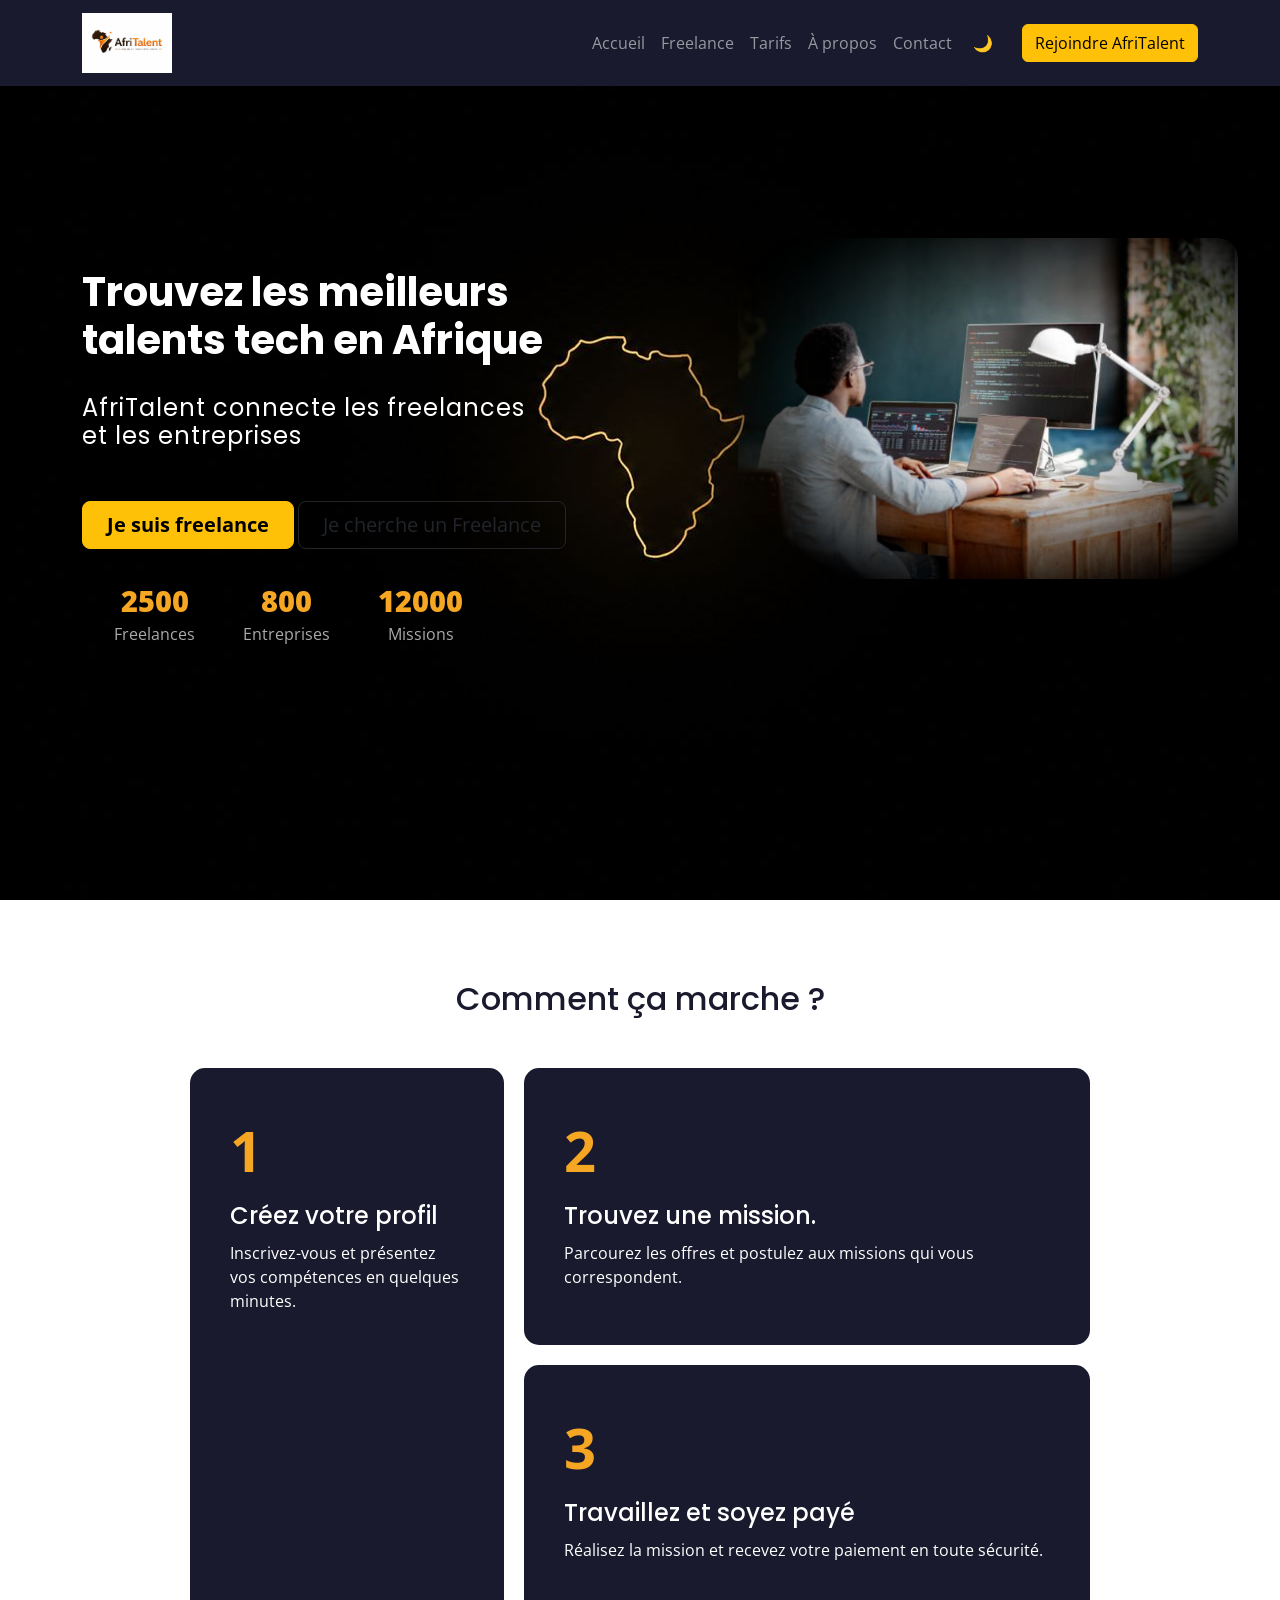
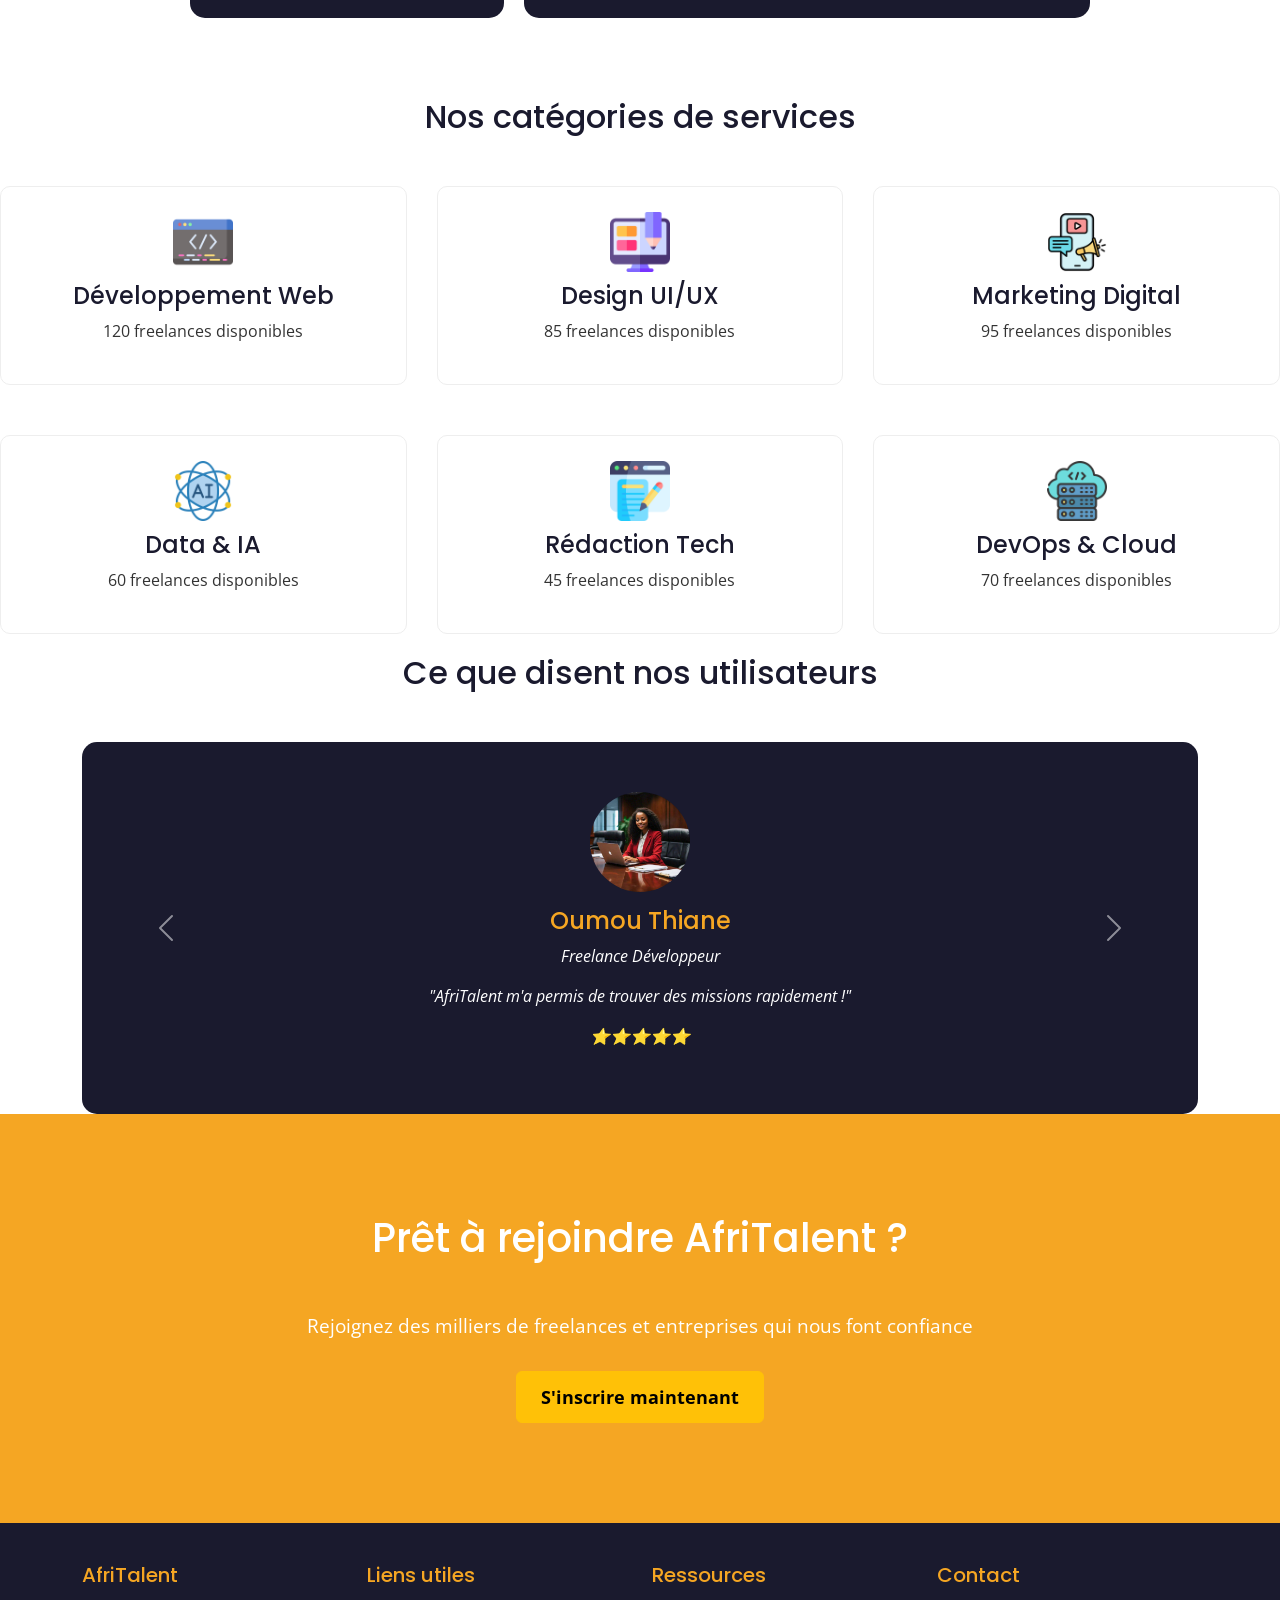
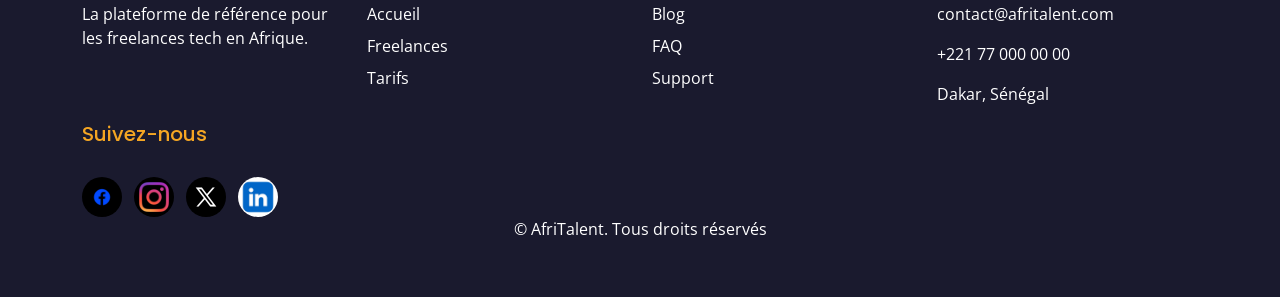
<file: index.html>
<!DOCTYPE html>
<html lang="fr">

   <head>
      <meta charset="UTF-8">
      <meta name="viewport" content="width=device-width, initial-scale=1.0">
      <title>AfriTalent - Accueil</title>

      <!-- Bootstrap 5 via CDN : feuillet de style -->
      <link href="https://cdn.jsdelivr.net/npm/bootstrap@5.3.0/dist/css/bootstrap.min.css" rel="stylesheet">
      <link rel="preconnect" href="https://fonts.googleapis.com">
      <link rel="preconnect" href="https://fonts.gstatic.com" crossorigin>
      <link href="https://fonts.googleapis.com/css2?family=Open+Sans:ital,wght@0,300..800;1,300..800&family=Poppins:ital,wght@0,100;0,200;0,300;0,400;0,500;0,600;0,700;0,800;0,900;1,100;1,200;1,300;1,400;1,500;1,600;1,700;1,800;1,900&display=swap" rel="stylesheet">

      <!-- votre feuille de style personnelle -->
      <link rel="stylesheet" href="css/style.css">
   </head>
   <body>
 <!-- Bouton Retour en haut -->
   <button id="btn-top" title="Retour en haut">
      ⇧
   </button>
      <header>
         <nav class="navbar navbar-expand-lg navbar-dark fixed-top">
            <div class="container">
               <a class="navbar-brand" href="index.html">
                  <img src="images/AfriTalent logo.jpeg" alt="logo Afritalent" height="50">
               </a>
               <button class="navbar-toggler" type="button" data-bs-toggle="collapse" data-bs-target="#navMenu"
                  aria-controls="navMenu" aria-expanded="false" aria-label="Toggle navigation">
                  <span class="navbar-toggler-icon"></span>
               </button>
               <div class="collapse navbar-collapse" id="navMenu">
                  <ul class="navbar-nav ms-auto">
                     <li class="nav-item"><a class="nav-link" href="index.html">Accueil</a></li>
                     <li class="nav-item"><a class="nav-link" href="freelances.html">Freelance</a></li>
                     <li class="nav-item"><a class="nav-link" href="tarifs.html">Tarifs</a></li>
                     <li class="nav-item"><a class="nav-link" href="about.html">À propos</a></li>
                     <li class="nav-item"><a class="nav-link" href="contact.html">Contact</a></li>
                  </ul>
                  <!-- Toggle Dark Mode -->
                  <button id="theme-toggle" class="btn rounded-circle">
                     🌙
                  </button>
                  <a href="contact.html" class="btn btn-warning ms-3">Rejoindre AfriTalent</a>
               </div>
            </div>
         </nav>
      </header>

      <main>
         <!-- SECTION HERO -->
         <section id="hero">
            <div class="container">
               <div class="hero-content">
                  <div class="hero-texte">
                     <h1>Trouvez les meilleurs talents tech en Afrique</h1>
                     <h2>AfriTalent connecte les freelances <br>et les entreprises</h2>
                     <a href="freelances.html" class="btn btn-warning btn-lg fw-bold px-4">Je suis freelance</a>
                     <a href="freelances.html" class="btn btn-outline-dark btn-lg px-4">Je cherche un Freelance</a>
                  </div>
                     
                  <div class="hero-image">
                     <img src="images/hero.jpeg" alt="Freelance africain">
                  </div>
               </div>   

               <div class="stats">
                  <div class="stat">
                     <span class="compteur" data-target="2500">0</span>
                     <p>Freelances</p>
                  </div>

                  <div class="stat">
                     <span class="compteur" data-target="800">0</span>
                     <p>Entreprises</p>
                  </div>

                  <div class="stat">
                     <span class="compteur" data-target="12000">0</span>
                     <p>Missions</p>
                  </div>
               </div>
            </div>
         </section>

         <!-- SECTION COMMENT CA MARCHE -->
         <section id="comment-ca-marche">
            <h2>Comment ça marche ?</h2>
            <div class="bento-grid">
               <div class="bento-item bento-large">
                  <span class="numero">1</span>
                  <h3>Créez votre profil</h3>
                  <p>Inscrivez-vous et présentez vos compétences en quelques minutes.</p>
               </div>
               <div class="bento-item">
                  <span class="numero">2</span>
                  <h3>Trouvez une mission.</h3>
                  <p>Parcourez les offres et postulez aux missions qui vous correspondent.</p>
               </div>
               <div class="bento-item">
                  <span class="numero">3</span>
                  <h3>Travaillez et soyez payé</h3>
                  <p>Réalisez la mission et recevez votre paiement en toute sécurité.</p>
               </div>
            </div>
         </section>

         <!-- SECTION CATEGORIE -->
         <section class="categorie">
            <h2>Nos catégories de services</h2>
            <div class="categories-grid">
               <div class="categories">
                  <img src="images/web-dev.png" alt="Développement Web">
                  <h3>Développement Web</h3>
                  <p>120 freelances disponibles</p>
               </div>

               <div class="categories">
                  <img src="images/Design.png" alt="Design UI/UX">
                  <h3>Design UI/UX</h3>
                  <p>85 freelances disponibles</p>
               </div>

               <div class="categories">
                  <img src="images/Marketing.png" alt="Marketing Digital">
                  <h3>Marketing Digital</h3>
                  <p>95 freelances disponibles</p>
               </div>

               <div class="categories">
                  <img src="images/IA.png" alt="Data & IA">
                  <h3>Data & IA</h3>
                  <p>60 freelances disponibles</p>
               </div>

               <div class="categories">
                  <img src="images/Tech.png" alt="Rédaction Tech">
                  <h3>Rédaction Tech</h3>
                  <p>45 freelances disponibles</p>
               </div>

               <div class="categories">
                  <img src="images/Cloud.png" alt="DevOps & Cloud">
                  <h3>DevOps & Cloud</h3>
                  <p>70 freelances disponibles</p>
               </div>
            </div>
         </section>

         <!-- SECTION TEMOIGNAGES -->
         <section id="temoignage">
            <div class="container">
               <h2>Ce que disent nos utilisateurs</h2>
               <div id="carouselTemoignage" class="carousel slide" data-bs-ride="carousel">

                  <div class="carousel-inner">
                     <div class="carousel-item active">
                        <div class="temoignage text-center">
                           <img src="images/Avatar1.jpg" alt="Photo de Oumou Thiane">
                           <h3>Oumou Thiane</h3>
                           <p>Freelance Développeur</p>
                           <p>"AfriTalent m'a permis de trouver des missions rapidement !"</p>
                           <p>⭐⭐⭐⭐⭐</p>
                        </div>
                     </div>

                     <div class="carousel-item">
                        <div class="temoignage text-center">
                           <img src="images/Avatar2.jpg" alt="Photo de Aminata Ba ">
                           <h3>Aminata Ba</h3>
                           <p>DG Sonatel</p>
                           <p>"Nous avons trouvé un excellent designer en 24 !"</p>
                           <p>⭐⭐⭐⭐</p>
                        </div>
                     </div>

                     <div class="carousel-item">
                        <div class="temoignage text-center">
                           <img src="images/Avatar3.jpg" alt="Photo de Moustapha Diop">
                           <h3>Moustapha Diop</h3>
                           <p>Freelance Designer</p>
                           <p>"La meilleure plateforme pour les freelances africains !"</p>
                           <p>⭐⭐⭐</p>
                        </div>
                     </div>
                  </div>   
                     <button class="carousel-control-prev" type="button" data-bs-target="#carouselTemoignage" data-bs-slide="prev">
                        <span class="carousel-control-prev-icon" aria-hidden="true"></span>
                        <span class="visually-hidden">Précédent</span>
                     </button>
                     <button class="carousel-control-next" type="button" data-bs-target="#carouselTemoignage" data-bs-slide="next">
                        <span class="carousel-control-next-icon" aria-hidden="true"></span>
                        <span class="visually-hidden">Suivant</span>
                     </button>
               </div>
            </div>  
         </section>

         <!-- SECTION CTA -->
         <section id="cta">
            <h2>Prêt à rejoindre AfriTalent ?</h2>
            <p>Rejoignez des milliers de freelances et entreprises qui nous font confiance</p>
            <a href="contact.html" class="btn btn-warning fw-bold px-4">S'inscrire maintenant</a>
         </section>
      </main>

      <!-- FOOTER -->
      <footer>
         <div class="container">
            <div class="row">
               <div class="col-md-3">
                  <h5>AfriTalent</h5>
                  <p>La plateforme de référence pour les freelances tech en Afrique.</p>
               </div>

               <div class="col-md-3">
                  <h5>Liens utiles</h5>
                  <ul>
                     <li><a href="index.html">Accueil</a></li>
                     <li><a href="freelances.html">Freelances</a></li>
                     <li><a href="tarifs.html">Tarifs</a></li>
                  </ul>
               </div>

               <div class="col-md-3">
                  <h5>Ressources</h5>
                  <ul>
                     <li><a href="#">Blog</a></li>
                     <li><a href="#">FAQ</a></li>
                     <li><a href="#">Support</a></li>
                  </ul>
               </div>

               <div class="col-md-3">
                  <h5>Contact</h5>
                  <p><a href="mailto:contact@afritalent.com">contact@afritalent.com</a></p>
                  <p><a href="tel:+221770000000">+221 77 000 00 00</a></p>
                  <p>Dakar, Sénégal</p>
               </div> 

               <!-- Réseaux sociaux -->
               <h5>Suivez-nous</h5>
               <div class="socials-links">
                  <a href="https://www.facebook.com/share/1BC58p3h5S/?mibextid=wwXIfr" target="_blank">
                     <img src="images/Facebook-logo.jpeg" alt="Facebook" width="40">
                  </a>
                  <a href="https://www.instagram.com/afritalents?igsh=MTgwMTkwMWZ4cTNweQ==" target="_blank">
                     <img src="images/Instagram-logo.jpeg" alt="Instagram" width="40">
                  </a>
                  <a href="https://x.com/bbmjean?s=21" target="_blank">
                     <img src="images/X-logo.jpeg" alt="X" width="40">
                  </a>
                  <a href="https://www.linkedin.com/company/afritalent-academy/" target="_blank">
                     <img src="images/Linkedin-logo.jpeg" alt="LinkedIn" width="40">
                  </a>
               </div>

            </div>
            <p class="text-center">© <span id="annee"></span> AfriTalent. Tous droits réservés</p>
         </div>
      </footer>

      <!-- Bootstrap 5 via CDN : script JavaScript -->
      <script src="https://cdn.jsdelivr.net/npm/bootstrap@5.3.0/dist/js/bootstrap.bundle.min.js"></script>

      <!-- votre script javaScript  -->
      <script src="js/main.js"></script>

   </body>

</html>
</file>
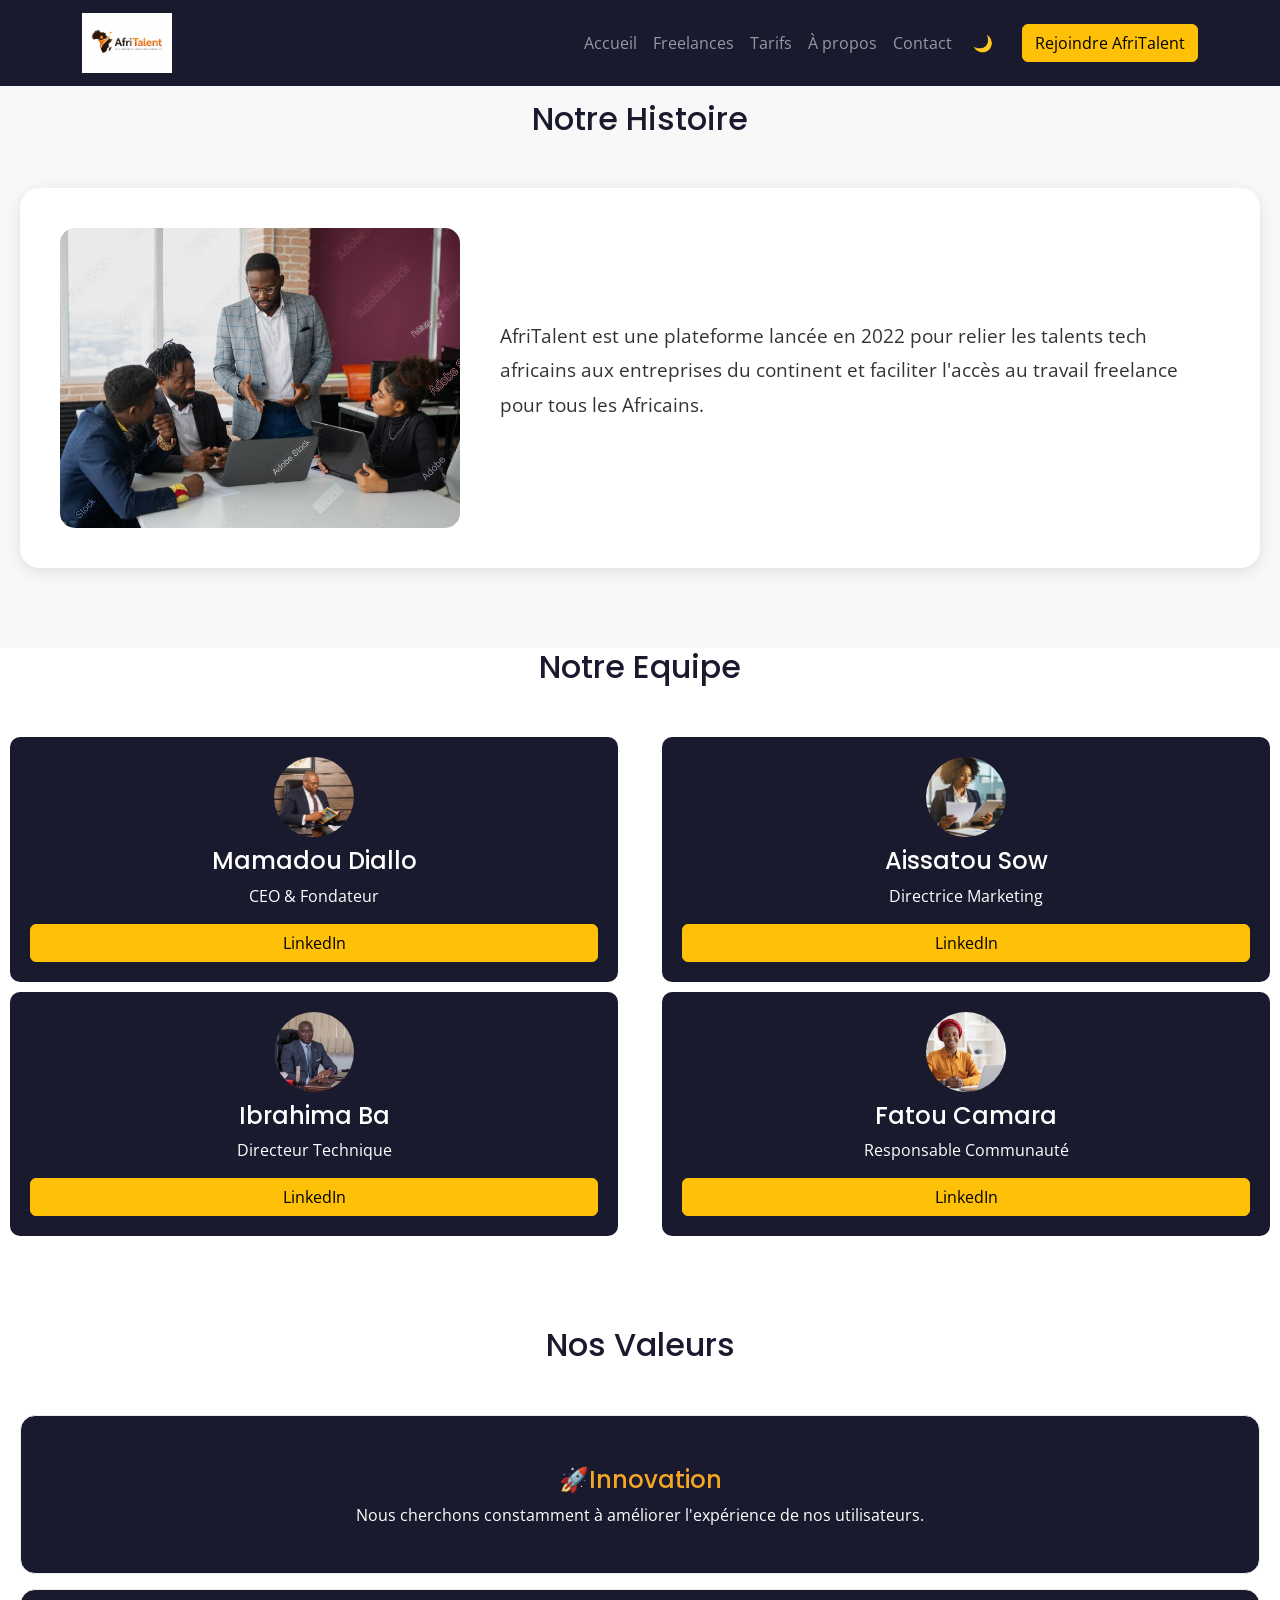
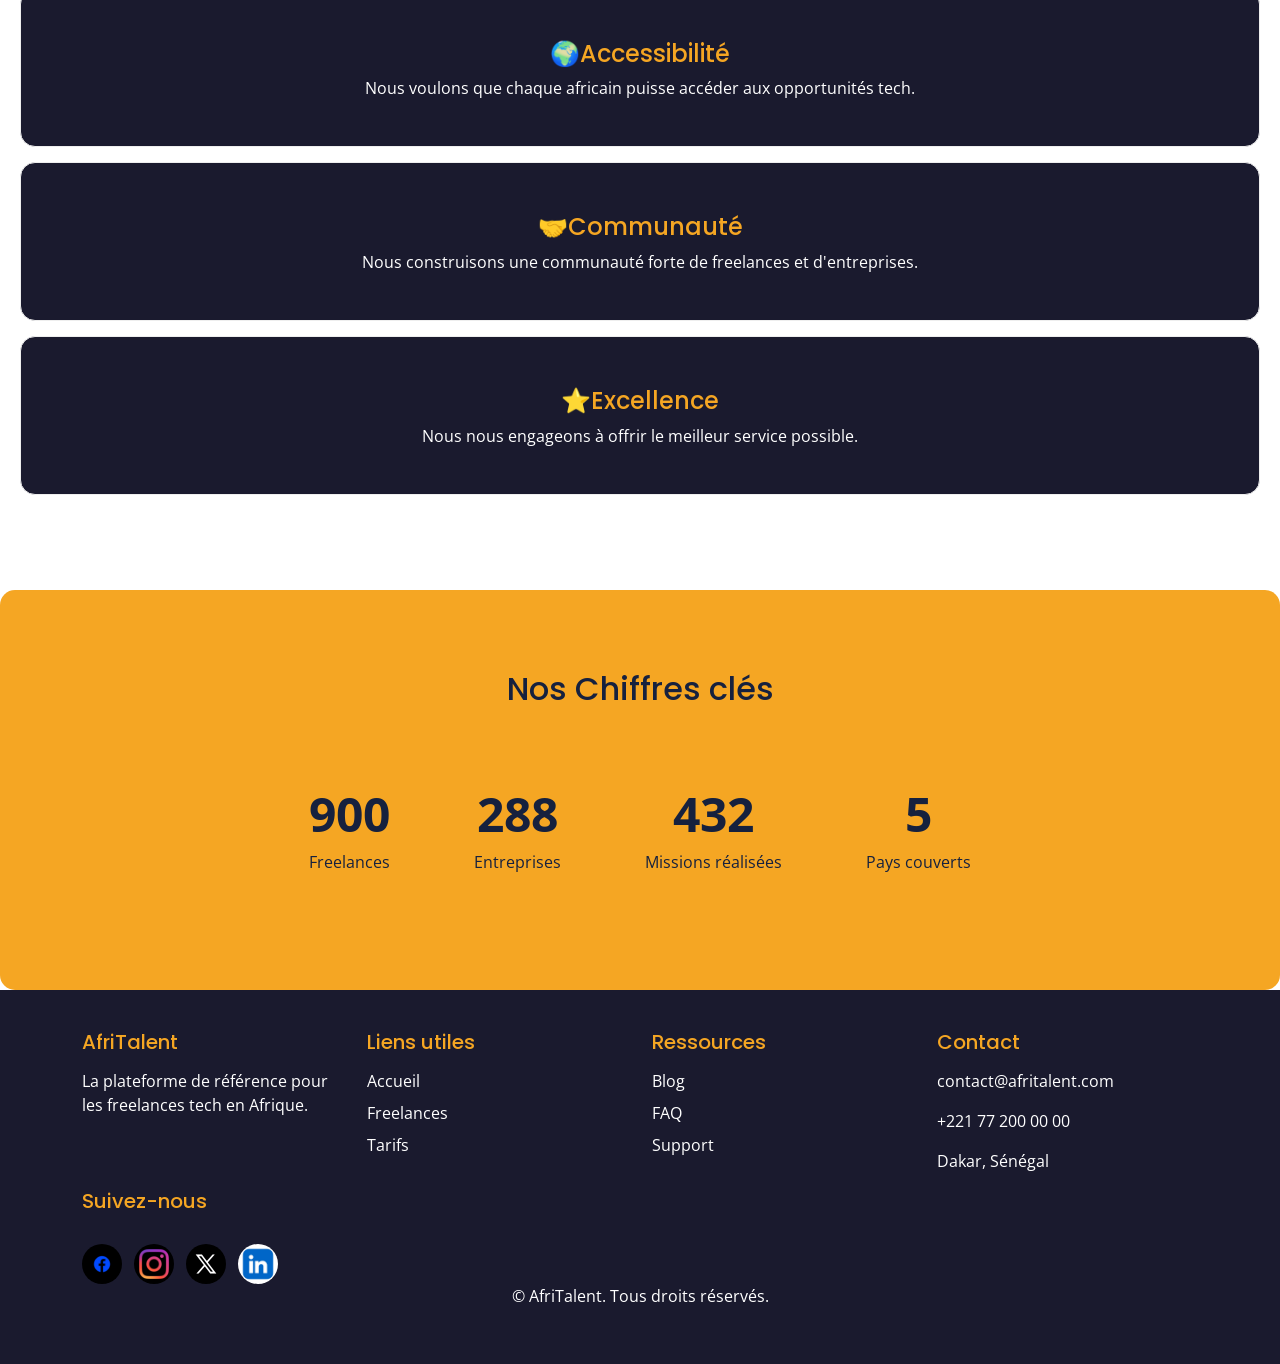
<file: about.html>
<!DOCTYPE html>
<html lang="fr">
   <head>
      <meta charset="UTF-8">
      <meta name="viewport" content="width=device-width, initial-scale=1.0">
      <title>AfriTalent - A propos</title>

      <!-- Bootstrap 5 via CDN : feuillet de style -->
      <link href="https://cdn.jsdelivr.net/npm/bootstrap@5.3.0/dist/css/bootstrap.min.css" rel="stylesheet">
      <link rel="preconnect" href="https://fonts.googleapis.com">
      <link rel="preconnect" href="https://fonts.gstatic.com" crossorigin>
      <link href="https://fonts.googleapis.com/css2?family=Open+Sans:ital,wght@0,300..800;1,300..800&family=Poppins:ital,wght@0,100;0,200;0,300;0,400;0,500;0,600;0,700;0,800;0,900;1,100;1,200;1,300;1,400;1,500;1,600;1,700;1,800;1,900&display=swap" rel="stylesheet">

      <!-- votre feuille de style personnelle -->
      <link rel="stylesheet" href="css/style.css">
   </head>
   <body>
   <!-- Bouton Retour en haut -->
   <button id="btn-top" title="Retour en haut">
      ⇧
   </button>
      <header>
         <nav class="navbar navbar-expand-lg navbar-dark fixed-top">
            <div class="container">
               <a class="navbar-brand" href="index.html">
                  <img src="images/AfriTalent logo.jpeg" alt="logo AfriTalent" height="50">
               </a>
               <button class="navbar-toggler" type="button" data-bs-toggle="collapse" data-bs-target="#navMenu"
                  aria-controls="navMenu" aria-expanded="false" aria-label="Toggle navigation">
                  <span class="navbar-toggler-icon"></span>
               </button>
               <div class="collapse navbar-collapse" id="navMenu">
                  <ul class="navbar-nav ms-auto">
                     <li class="nav-item"><a class="nav-link" href="index.html">Accueil</a></li>
                     <li class="nav-item"><a class="nav-link" href="freelances.html">Freelances</a></li>
                     <li class="nav-item"><a class="nav-link" href="tarifs.html">Tarifs</a></li>
                     <li class="nav-item"><a class="nav-link" href="about.html">À propos</a></li>
                     <li class="nav-item"><a class="nav-link" href="contact.html">Contact</a></li>
                  </ul>
                  <!-- Toggle Dark Mode -->
                  <button id="theme-toggle" class="btn rounded-circle">
                     🌙
                  </button>
                  <a href="contact.html" class="btn btn-warning ms-3">Rejoindre AfriTalent</a>
               </div>
            </div>
         </nav>
      </header>
      <main>
         <section id="histoire">
            <h2>Notre Histoire</h2>
            <div>
               <img src="images/histoire.jpeg" alt="Histoire d'AfriTalent">
               <p>AfriTalent est une plateforme lancée en 2022 pour relier les talents tech africains aux entreprises du continent et faciliter l'accès au travail freelance pour tous les Africains.</p>
            </div>
         </section>

         <section id="equipe">
            <h2>Notre Equipe</h2> 
            <div class="row">
               <div class="col-md-6">
                  <div class="card">
                     <img src="images/equipe1.jpg" alt="Mamadou Diallo">
                     <h3>Mamadou Diallo</h3>
                     <p>CEO & Fondateur</p>
                     <a href="#" class="btn btn-warning">LinkedIn</a>
                  </div>
               </div>

               <div class="col-md-6">
                  <div class="card">
                     <img src="images/equipe2.jpg" alt="Aissatou Sow">
                     <h3>Aissatou Sow</h3>
                     <p>Directrice Marketing</p>
                     <a href="#" class="btn btn-warning">LinkedIn</a>
                  </div>
               </div>   
           

               <div class="col-md-6">
                  <div class="card">
                     <img src="images/equipe3.jpeg" alt="Ibrahima Ba">
                     <h3>Ibrahima Ba</h3>
                     <p>Directeur Technique</p>
                     <a href="#" class="btn btn-warning">LinkedIn</a>
                  </div>
               </div>

               <div class="col-md-6">
                  <div class="card">
                     <img src="images/equipe4.jpg" alt="Fatou Camara">
                     <h3>Fatou Camara</h3>
                     <p>Responsable Communauté</p>
                     <a href="#" class="btn btn-warning">LinkedIn</a>
                  </div>
               </div>
            </div>   
         </section>

         <section id="valeurs">
            <h2>Nos Valeurs</h2>
            <div class="valeur">
               <h3>🚀Innovation</h3>
               <p>Nous cherchons constamment à améliorer l'expérience de nos utilisateurs.</p>
            </div>

            <div class="valeur">
               <h3>🌍Accessibilité</h3>
               <p>Nous voulons que chaque africain puisse accéder aux opportunités tech.</p>
            </div>

            <div class="valeur">
               <h3>🤝Communauté</h3>
               <p>Nous construisons une communauté forte de freelances et d'entreprises.</p>
            </div>

            <div class="valeur">
               <h3>⭐Excellence</h3>
               <p>Nous nous engageons à offrir le meilleur service possible.</p>
            </div>
         </section>

         <section id="chiffres">
            <h2>Nos Chiffres clés</h2>
            <div class="chiffre">
               <span class="compteur" data-target="2500">0</span>
               <p>Freelances</p>
            </div>

            <div class="chiffre">
               <span class="compteur" data-target="800">0</span>
               <p>Entreprises</p>
            </div>

            <div class="chiffre">
               <span class="compteur" data-target="1200">0</span>
               <p>Missions réalisées</p>
            </div>

            <div class="chiffre">
               <span class="compteur" data-target="15">0</span>
               <p>Pays couverts</p>
            </div>
         </section>
      </main>
      <footer>
         <div class="container">
            <div class="row">
               <div class="col-md-3">
                  <h5>AfriTalent</h5>
                  <p>La plateforme de référence pour les freelances tech en Afrique.</p>
               </div>
               <div class="col-md-3">
                  <h5>Liens utiles</h5>
                  <ul>
                     <li><a href="index.html">Accueil</a></li>
                     <li><a href="freelances.html">Freelances</a></li>
                     <li><a href="tarifs.html">Tarifs</a></li>
                  </ul>
               </div>
               <div class="col-md-3">
                  <h5>Ressources</h5>
                  <ul>
                     <li><a href="#">Blog</a></li>
                     <li><a href="#">FAQ</a></li>
                     <li><a href="#">Support</a></li>
                  </ul>
               </div>
               <div class="col-md-3">
                  <h5>Contact</h5>
                  <p><a href="mailto:contact@afritalent.com">contact@afritalent.com</a></p>
                  <p><a href="tel:+221772000000">+221 77 200 00 00</a></p>
                  <p>Dakar, Sénégal</p>
               </div>
               <!-- Réseaux sociaux -->
               <h5>Suivez-nous</h5>
               <div class="socials-links">
                  <a href="https://www.facebook.com/share/1BC58p3h5S/?mibextid=wwXIfr" target="_blank">
                     <img src="images/Facebook-logo.jpeg" alt="Facebook" width="40">
                  </a>
                  <a href="https://www.instagram.com/afritalents?igsh=MTgwMTkwMWZ4cTNweQ==" target="_blank">
                     <img src="images/Instagram-logo.jpeg" alt="Instagram" width="40">
                  </a>
                  <a href="https://x.com/bbmjean?s=21" target="_blank">
                     <img src="images/X-logo.jpeg" alt="X" width="40">
                  </a>
                  <a href="https://www.linkedin.com/company/afritalent-academy/" target="_blank">
                     <img src="images/Linkedin-logo.jpeg" alt="LinkedIn" width="40">
                  </a>
               </div>
            </div>
            <p class="text-center">©<span id="annee"></span> AfriTalent. Tous droits réservés.</p>
         </div>
      </footer>

      <!-- Bootstrap 5 via CDN : script JavaScript -->
      <script src="https://cdn.jsdelivr.net/npm/bootstrap@5.3.0/dist/js/bootstrap.bundle.min.js"></script>

      <!-- votre script javaScript  -->
      <script src="js/main.js"></script>
   </body>
</html>
</file>
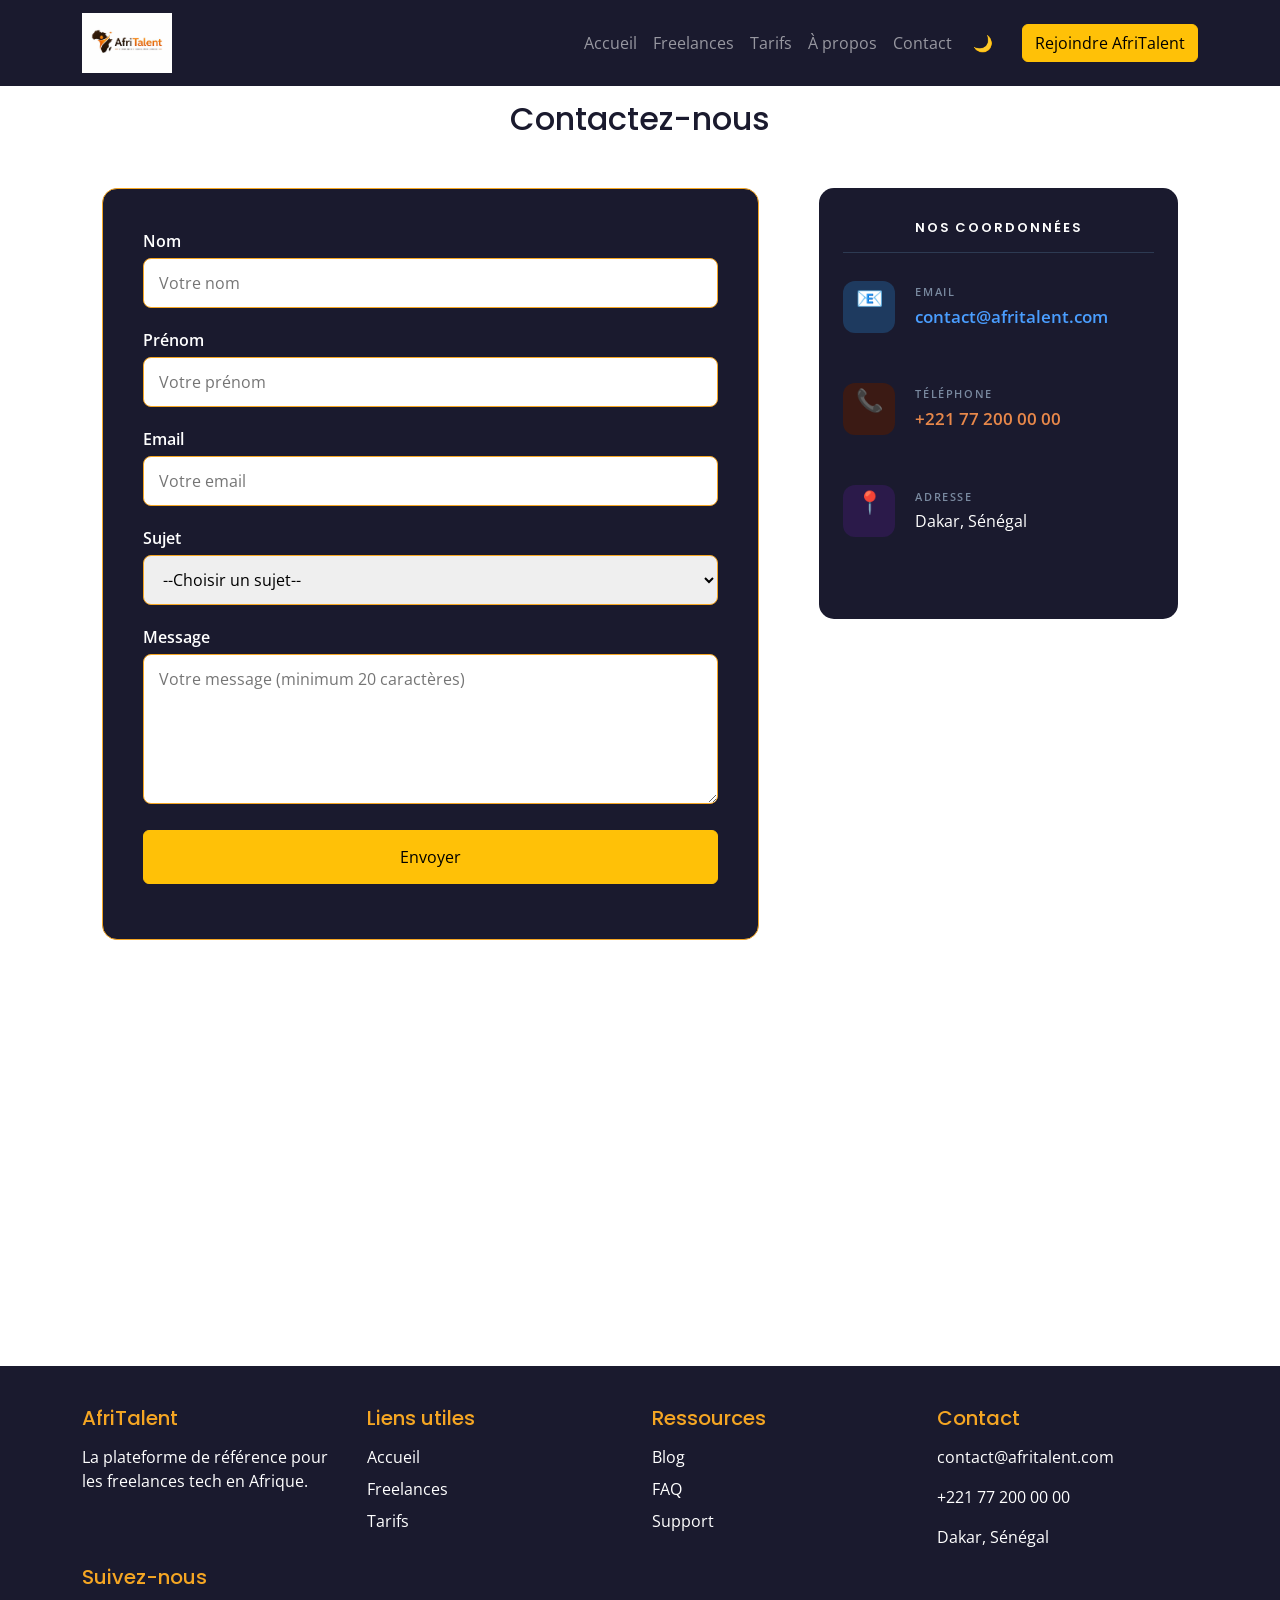
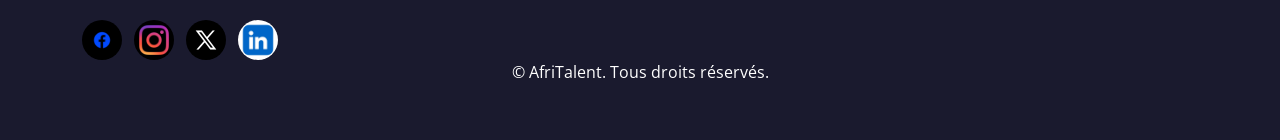
<file: contact.html>
<!DOCTYPE html>
<html lang="fr">
   <head>
      <meta charset="UTF-8">
      <meta name="viewport" content="width=device-width, initial-scale=1.0">
      <title>AfriTalent - Contact</title>

      <!-- Bootstrap 5 via CDN : feuillet de style -->
      <link href="https://cdn.jsdelivr.net/npm/bootstrap@5.3.0/dist/css/bootstrap.min.css" rel="stylesheet">
      <link rel="preconnect" href="https://fonts.googleapis.com">
      <link rel="preconnect" href="https://fonts.gstatic.com" crossorigin>
      <link href="https://fonts.googleapis.com/css2?family=Open+Sans:ital,wght@0,300..800;1,300..800&family=Poppins:ital,wght@0,100;0,200;0,300;0,400;0,500;0,600;0,700;0,800;0,900;1,100;1,200;1,300;1,400;1,500;1,600;1,700;1,800;1,900&display=swap" rel="stylesheet">

      <!-- votre feuille de style personnelle -->
      <link rel="stylesheet" href="css/style.css">
   </head>
   <body>
   <!-- Bouton Retour en haut -->
   <button id="btn-top" title="Retour en haut">
      ⇧
   </button>
      <header>
         <nav class="navbar navbar-expand-lg navbar-dark fixed-top">
            <div class="container">
               <a class="navbar-brand" href="index.html">
                  <img src="images/AfriTalent logo.jpeg" alt="logo AfriTalent" height="50">
               </a>
               <button class="navbar-toggler" type="button" data-bs-toggle="collapse" data-bs-target="#navMenu"
                  aria-controls="navMenu" aria-expanded="false" aria-label="Toggle navigation">
                  <span class="navbar-toggler-icon"></span>
               </button>
               <div class="collapse navbar-collapse" id="navMenu">
                  <ul class="navbar-nav ms-auto">
                     <li class="nav-item"><a class="nav-link" href="index.html">Accueil</a></li>
                     <li class="nav-item"><a class="nav-link" href="freelances.html">Freelances</a></li>
                     <li class="nav-item"><a class="nav-link" href="tarifs.html">Tarifs</a></li>
                     <li class="nav-item"><a class="nav-link" href="about.html">À propos</a></li>
                     <li class="nav-item"><a class="nav-link" href="contact.html">Contact</a></li>
                  </ul>
                  <!-- Toggle Dark Mode -->
                  <button id="theme-toggle" class="btn rounded-circle">
                     🌙
                  </button>
                  <a href="contact.html" class="btn btn-warning ms-3">Rejoindre AfriTalent</a>
               </div>
            </div>
         </nav>
      </header>

      <main>
         <section id="contact">
            <div class="container">
               <h2>Contactez-nous</h2>
               <div class="row">
                  <div class="contact-wrapper">
                     <form id="formulaireContact">
                        <div>
                           <label for="nom">Nom</label>
                           <input type="text" id="nom" name="nom" placeholder="Votre nom">
                           <span class="erreur" id="erreurNom"></span>
                        </div>

                        <div>
                           <label for="prenom">Prénom</label>
                           <input type="text" id="prenom" name="prenom" placeholder="Votre prénom">
                           <span class="erreur" id="erreurPrenom"></span>
                        </div>

                        <div>
                           <label for="email">Email</label>
                           <input type="email" id="email" name="email" placeholder="Votre email">
                           <span class="erreur" id="erreurEmail"></span>
                        </div>

                        <div>
                           <label for="sujet">Sujet</label>
                           <select id="sujet" name="sujet">
                              <option value="">--Choisir un sujet--</option>
                              <option value="info">Demande d'information</option>
                              <option value="support">Support technique</option>
                              <option value="partenariat">Partenariat</option>
                              <option value="autre">Autre</option>
                           </select>
                           <span class="erreur" id="erreurSujet"></span>
                        </div>

                        <div>
                           <label for="message">Message</label>
                           <textarea id="message" name="message" placeholder="Votre message (minimum 20 caractères)"></textarea>
                           <span class="erreur" id="erreurMessage"></span>
                        </div>

                        <button type="submit" class="btn btn-warning">Envoyer</button>
                        <div id="messageSuccess"></div>
                     </form>
                     
                  

                     <div class="col-lg-4 col-md-12 col-12">
                        <div class="coordonnees">
                           <h3>Nos coordonnées</h3>
                           <p class="email">
                              <span class="icon-box">📧</span>
                              <span class="info">
                                 <span class="label">Email</span>
                                 <a href="mailto:contact@afritalent.com">contact@afritalent.com</a>
                              </span>
                              
                           </p>

                           <p class="phone">
                              <span class="icon-box">📞</span>
                              <span class="info">
                                 <span class="label">Téléphone</span>
                                 <a href="tel:+221772000000">+221 77 200 00 00</a>
                              </span>
                           </p>

                           <p class="address">
                              <span class="icon-box">📍</span>
                              <span class="info">
                                 <span class="label">Adresse</span>
                                 <span class="value">Dakar, Sénégal</span>
                              </span>
                           </p>
                        </div>
                     </div>
                  </div>
               </div>
               
               <iframe src="https://www.google.com/maps/embed?pb=!1m18!1m12!1m3!1d123488.88707642847!2d-17.465825!3d14.711024450000002!2m3!1f0!2f0!3f0!3m2!1i1024!2i768!4f13.1!3m3!1m2!1s0xec172f5b3c5bb71%3A0xb17c17d92d5db21f!2sDakar!5e0!3m2!1sfr!2ssn!4v1777816733667!5m2!1sfr!2ssn"
                  width="100%"
                  height="300"
                  style="border: 0;"
                  allowfullscreen=""
                  loading="lazy"
                  title="Localisation AfriTalent">     
               </iframe>
               
            </div>   
         </section>
      </main>

      <footer>
         <div class="container">
            <div class="row">
               <div class="col-md-3">
                  <h5>AfriTalent</h5>
                  <p>La plateforme de référence pour les freelances tech en Afrique.</p>
               </div>
               <div class="col-md-3">
                  <h5>Liens utiles</h5>
                  <ul>
                     <li><a href="index.html">Accueil</a></li>
                     <li><a href="freelances.html">Freelances</a></li>
                     <li><a href="tarifs.html">Tarifs</a></li>
                  </ul>
               </div>
               <div class="col-md-3">
                  <h5>Ressources</h5>
                  <ul>
                     <li><a href="#">Blog</a></li>
                     <li><a href="#">FAQ</a></li>
                     <li><a href="#">Support</a></li>
                  </ul>
               </div>
               <div class="col-md-3">
                  <h5>Contact</h5>
                  <p><a href="mailto:contact@afritalent.com">contact@afritalent.com</a></p>
                  <p><a href="tel:+221772000000">+221 77 200 00 00</a></p>
                  <p>Dakar, Sénégal</p>
               </div>
               <!-- Réseaux sociaux -->
               <h5>Suivez-nous</h5>
               <div class="socials-links">
                  <a href="https://www.facebook.com/share/1BC58p3h5S/?mibextid=wwXIfr" target="_blank">
                     <img src="images/Facebook-logo.jpeg" alt="Facebook" width="40">
                  </a>
                  <a href="https://www.instagram.com/afritalents?igsh=MTgwMTkwMWZ4cTNweQ==" target="_blank">
                     <img src="images/Instagram-logo.jpeg" alt="Instagram" width="40">
                  </a>
                  <a href="https://x.com/bbmjean?s=21" target="_blank">
                     <img src="images/X-logo.jpeg" alt="X" width="40">
                  </a>
                  <a href="https://www.linkedin.com/company/afritalent-academy/" target="_blank">
                     <img src="images/Linkedin-logo.jpeg" alt="LinkedIn" width="40">
                  </a>
               </div>
            </div>
            <p class="text-center">© <span id="annee"></span>AfriTalent. Tous droits réservés.</p>
         </div>
      </footer>

      <!-- Bootstrap 5 via CDN : script JavaScript -->
      <script src="https://cdn.jsdelivr.net/npm/bootstrap@5.3.0/dist/js/bootstrap.bundle.min.js"></script>

      <!-- votre script javaScript  -->
      <script src="js/main.js"></script>
   </body>
</html>
</file>
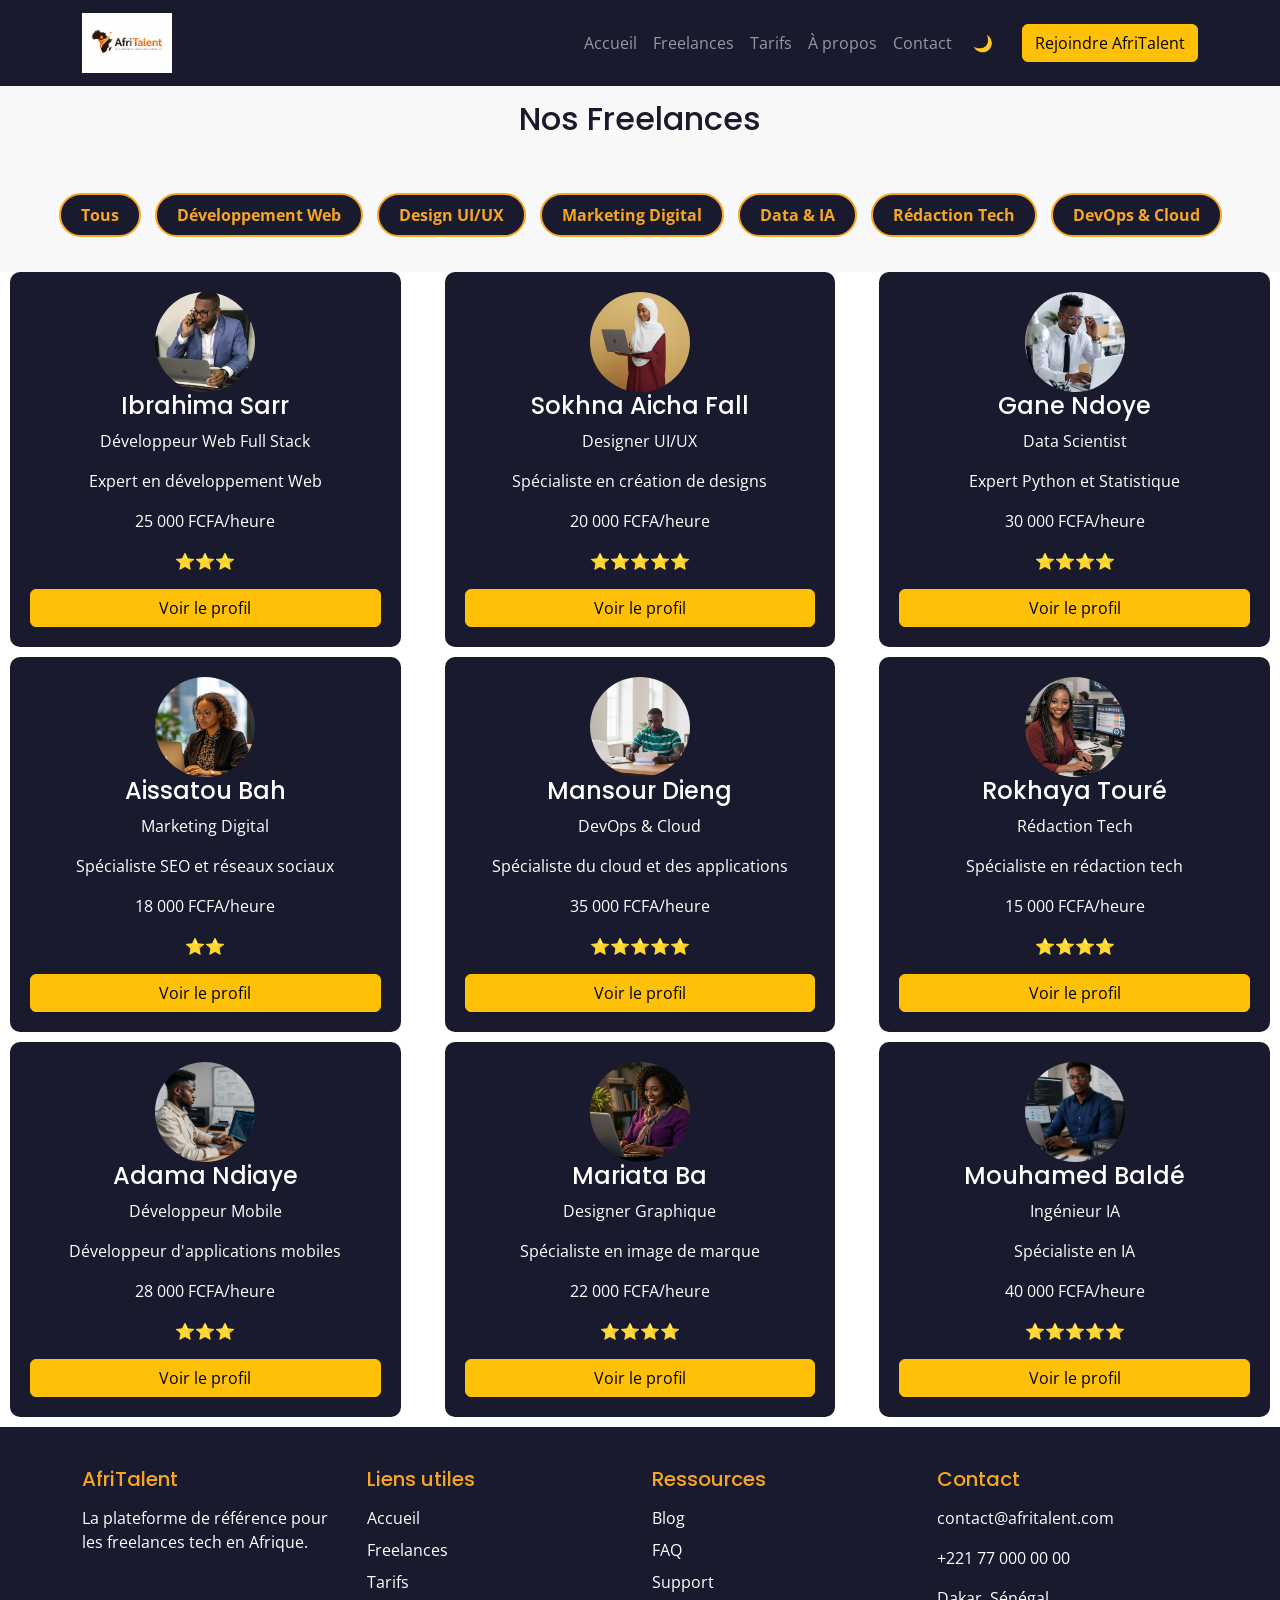
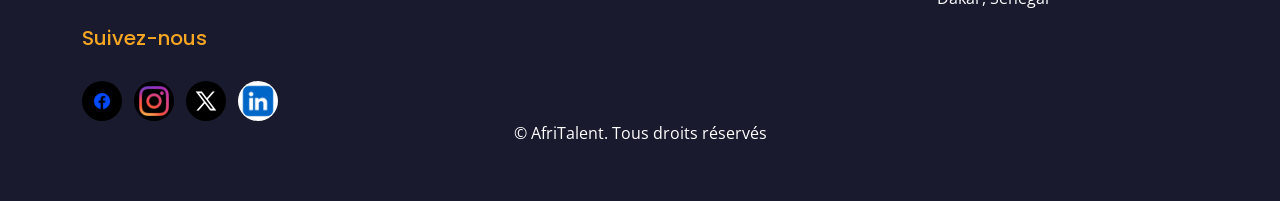
<file: freelances.html>
<!DOCTYPE html>
<html lang="fr">

   <head>
      <meta charset="UTF-8">
      <meta name="viewport" content="width=device-width, initial-scale=1.0">
      <title>AfriTalent - Freelances</title>

      <!-- Bootstrap 5 via CDN : feuillet de style -->
      <link href="https://cdn.jsdelivr.net/npm/bootstrap@5.3.0/dist/css/bootstrap.min.css" rel="stylesheet">
      <link rel="preconnect" href="https://fonts.googleapis.com">
      <link rel="preconnect" href="https://fonts.gstatic.com" crossorigin>
      <link href="https://fonts.googleapis.com/css2?family=Open+Sans:ital,wght@0,300..800;1,300..800&family=Poppins:ital,wght@0,100;0,200;0,300;0,400;0,500;0,600;0,700;0,800;0,900;1,100;1,200;1,300;1,400;1,500;1,600;1,700;1,800;1,900&display=swap" rel="stylesheet">

      <!-- votre feuille de style personnelle -->
      <link rel="stylesheet" href="css/style.css">
   </head>
   <body>
   <!-- Bouton Retour en haut -->
   <button id="btn-top" title="Retour en haut">
    ⇧
   </button>
      <header>
         <nav class="navbar navbar-expand-lg navbar-dark fixed-top">
            <div class="container">
               <a class="navbar-brand" href="index.html">
                  <img src="images/AfriTalent logo.jpeg" alt="logo AfriTalent" height="50">
               </a>
               <button class="navbar-toggler" type="button" data-bs-toggle="collapse" data-bs-target="#navMenu"
                  aria-controls="navMenu" aria-expanded="false" aria-label="Toggle navigation">
                  <span class="navbar-toggler-icon"></span>
               </button>
               <div class="collapse navbar-collapse" id="navMenu">
                  <ul class="navbar-nav ms-auto">
                     <li class="nav-item"><a class="nav-link" href="index.html">Accueil</a></li>
                     <li class="nav-item"><a class="nav-link" href="freelances.html">Freelances</a></li>
                     <li class="nav-item"><a class="nav-link" href="tarifs.html">Tarifs</a></li>
                     <li class="nav-item"><a class="nav-link" href="about.html">À propos</a></li>
                     <li class="nav-item"><a class="nav-link" href="contact.html">Contact</a></li>
                  </ul>
                  <!-- Toggle Dark Mode -->
                  <button id="theme-toggle" class="btn rounded-circle">
                     🌙
                  </button>
                  <a href="contact.html" class="btn btn-warning ms-3">Rejoindre AfriTalent</a>
               </div>
            </div>
         </nav>
      </header>

      <main>
         <section id="filtres">
            <h2>Nos Freelances</h2>
            <button class="filtre" data-categorie="tous">Tous</button>
            <button class="filtre" data-categorie="dev">Développement Web</button>
            <button class="filtre" data-categorie="design">Design UI/UX</button>
            <button class="filtre" data-categorie="marketing">Marketing Digital</button>
            <button class="filtre" data-categorie="data">Data & IA</button>
            <button class="filtre" data-categorie="redaction">Rédaction Tech</button>
            <button class="filtre" data-categorie="devops">DevOps & Cloud</button>
         </section>

         <section id="profils">
            <div class="row">
               <div class="col-lg-4 col-md-6 col-12">
                  <div class="card" data-categorie="dev">
                     <img src="images/freelance1.jpg" alt="Photo de Ibrahima Sarr">
                     <h3>Ibrahima Sarr</h3>
                     <p>Développeur Web Full Stack</p>
                     <p>Expert en développement Web</p>
                     <p>25 000 FCFA/heure</p>
                     <p>⭐⭐⭐</p>
                     <a href="#" class="btn btn-warning">Voir le profil</a>
                  </div>
               </div>
               
               <div class="col-lg-4 col-md-6 col-12">
                  <div class="card" data-categorie="design">
                     <img src="images/freelance2.jpg" alt="Photo de Sokhna Aicha Fall">
                     <h3>Sokhna Aicha Fall</h3>
                     <p>Designer UI/UX</p>
                     <p>Spécialiste en création de designs</p>
                     <p>20 000 FCFA/heure</p>
                     <p>⭐⭐⭐⭐⭐</p>
                     <a href="#" class="btn btn-warning">Voir le profil</a>
                  </div>
               </div>
            
               <div class="col-lg-4 col-md-6 col-12">
                  <div class="card" data-categorie="data">
                     <img src="images/freelance3.jpg" alt="Photo de Gane Ndoye">
                     <h3>Gane Ndoye</h3>
                     <p>Data Scientist</p>
                     <p>Expert Python et Statistique</p>
                     <p>30 000 FCFA/heure</p>
                     <p>⭐⭐⭐⭐</p>
                     <a href="#" class="btn btn-warning">Voir le profil</a>
                  </div>
               </div>
               

               <div class="col-lg-4 col-md-6 col-12">
                  <div class="card" data-categorie="marketing">
                     <img src="images/freelance4.jpg" alt="Photo de Aissatou Bah">
                     <h3>Aissatou Bah</h3>
                     <p>Marketing Digital</p>
                     <p>Spécialiste SEO et réseaux sociaux</p>
                     <p>18 000 FCFA/heure</p>
                     <p>⭐⭐</p>
                     <a href="#" class="btn btn-warning"> Voir le profil</a>
                  </div>
               </div>

            
               <div class="col-lg-4 col-md-6 col-12">
                  <div class="card" data-categorie="devops">
                     <img src="images/freelance5.jpg" alt="Photo de Mansour Dieng">
                     <h3>Mansour Dieng</h3>
                     <p>DevOps & Cloud</p>
                     <p>Spécialiste du cloud et des applications</p>
                     <p>35 000 FCFA/heure</p>
                     <p>⭐⭐⭐⭐⭐</p>
                     <a href="#" class="btn btn-warning">Voir le profil</a>
                  </div>
               </div>

               <div class="col-lg-4 col-md-6 col-12">
                  <div class="card" data-categorie="redaction">
                     <img src="images/freelance6.jpg" alt="Photo de Rokhaya Touré">
                     <h3>Rokhaya Touré</h3>
                     <p>Rédaction Tech</p>
                     <p>Spécialiste en rédaction tech</p>
                     <p>15 000 FCFA/heure</p>
                     <p>⭐⭐⭐⭐</p>
                     <a href="#" class="btn btn-warning">Voir le profil</a>
                  </div>
               </div>
               
               
               <div class="col-lg-4 col-md-6 col-12">
                  <div class="card" data-categorie="dev">
                     <img src="images/freelance7.jpeg" alt="Photo de Adama Ndiaye">
                     <h3>Adama Ndiaye</h3>
                     <p>Développeur Mobile</p>
                     <p>Développeur d'applications mobiles</p>
                     <p>28 000 FCFA/heure</p>
                     <p>⭐⭐⭐</p>
                     <a href="#" class="btn btn-warning"> Voir le profil</a>
                  </div>
               </div>
               
               
               <div class="col-lg-4 col-md-6 col-12">
                  <div class="card" data-categorie="design">
                     <img src="images/freelance8.jpg" alt="Photo de Mariata Ba">
                     <h3>Mariata Ba</h3>
                     <p>Designer Graphique</p>
                     <p>Spécialiste en image de marque</p>
                     <p>22 000 FCFA/heure</p>
                     <p>⭐⭐⭐⭐</p>
                     <a href="#" class="btn btn-warning">Voir le profil</a>
                  </div>
               </div>
               
               
               <div class="col-lg-4 col-md-6 col-12">
                  <div class="card" data-categorie="data">
                     <img src="images/freelance9.jpeg" alt="Photo de Mouhamed Baldé">
                     <h3>Mouhamed Baldé</h3>
                     <p>Ingénieur IA</p>
                     <p>Spécialiste en IA</p>
                     <p>40 000 FCFA/heure</p>
                     <p>⭐⭐⭐⭐⭐</p>
                     <a href="#" class="btn btn-warning">Voir le profil</a>
                  </div>
               </div>  
            </div>
            
         </section>
      </main>

      <footer>
         <div class="container">
            <div class="row">
               <div class="col-md-3">
                  <h5>AfriTalent</h5>
                  <p>La plateforme de référence pour les freelances tech en Afrique.</p>
               </div>

               <div class="col-md-3">
                  <h5>Liens utiles</h5>
                  <ul>
                     <li><a href="index.html">Accueil</a></li>
                     <li><a href="freelances.html">Freelances</a></li>
                     <li><a href="tarifs.html">Tarifs</a></li>
                  </ul>
               </div>

               <div class="col-md-3">
                  <h5>Ressources</h5>
                  <ul>
                     <li><a href="#">Blog</a></li>
                     <li><a href="#">FAQ</a></li>
                     <li><a href="#">Support</a></li>
                  </ul>
               </div>

               <div class="col-md-3">
                  <h5>Contact</h5>
                  <p><a href="mailto:contact@afritalent.com">contact@afritalent.com</a></p>
                  <p><a href="tel:+221770000000">+221 77 000 00 00</a></p>
                  <p>Dakar, Sénégal</p>
               </div>
               <!-- Réseaux sociaux -->
               <h5>Suivez-nous</h5>
               <div class="socials-links">
                  <a href="https://www.facebook.com/share/1BC58p3h5S/?mibextid=wwXIfr" target="_blank">
                     <img src="images/Facebook-logo.jpeg" alt="Facebook" width="40">
                  </a>
                  <a href="https://www.instagram.com/afritalents?igsh=MTgwMTkwMWZ4cTNweQ==" target="_blank">
                     <img src="images/Instagram-logo.jpeg" alt="Instagram" width="40">
                  </a>
                  <a href="https://x.com/bbmjean?s=21" target="_blank">
                     <img src="images/X-logo.jpeg" alt="X" width="40">
                  </a>
                  <a href="https://www.linkedin.com/company/afritalent-academy/" target="_blank">
                     <img src="images/Linkedin-logo.jpeg" alt="LinkedIn" width="40">
                  </a>
               </div>
            </div>
            <p class="text-center">© <span id="annee"></span> AfriTalent. Tous droits réservés</p>
         </div>
      </footer>
      <!-- Bootstrap 5 via CDN : script JavaScript -->
      <script src="https://cdn.jsdelivr.net/npm/bootstrap@5.3.0/dist/js/bootstrap.bundle.min.js"></script>

      <!-- votre script javaScript  -->
      <script src="js/main.js"></script>
   </body>
</html>
</file>
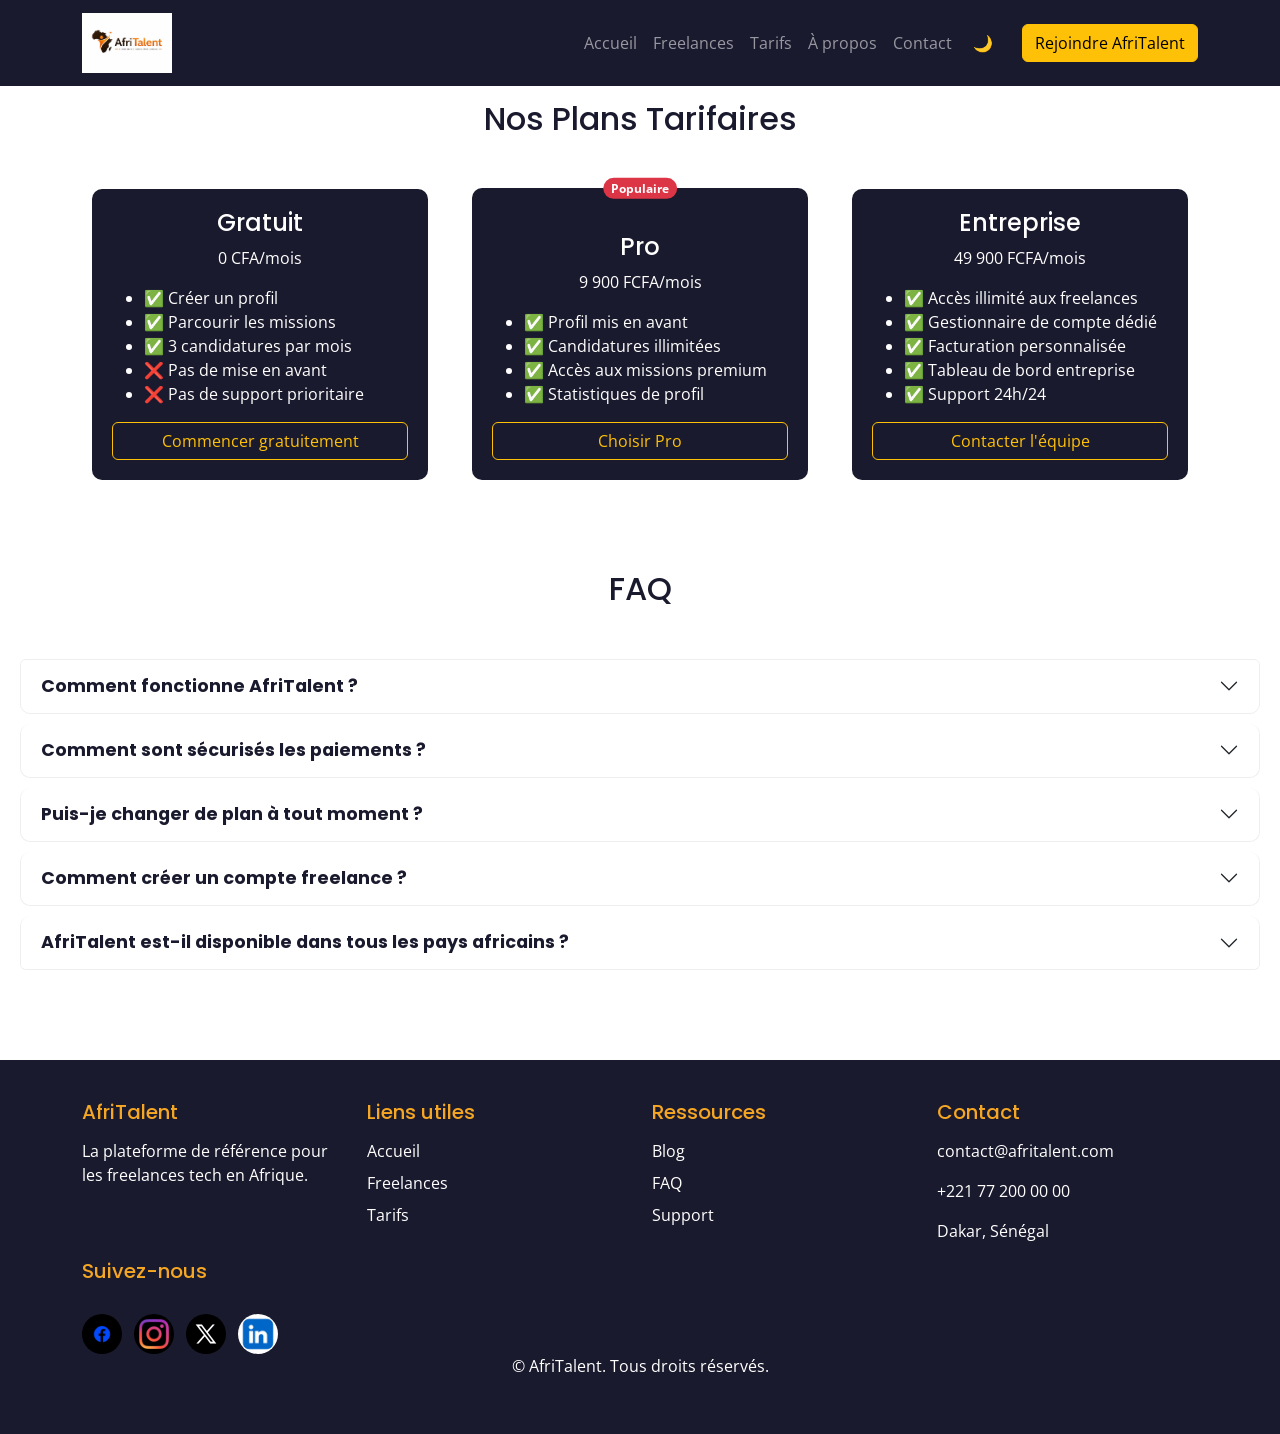
<file: tarifs.html>
<!DOCTYPE html>
<html lang="fr">

   <head>
      <meta charset="UTF-8">
      <meta name="viewport" content="width=device-width, initial-scale=1.0">
      <title>AfriTalent - Tarifs</title>

      <!-- Bootstrap 5 via CDN : feuillet de style -->
      <link href="https://cdn.jsdelivr.net/npm/bootstrap@5.3.0/dist/css/bootstrap.min.css" rel="stylesheet">
      <link rel="preconnect" href="https://fonts.googleapis.com">
      <link rel="preconnect" href="https://fonts.gstatic.com" crossorigin>
      <link href="https://fonts.googleapis.com/css2?family=Open+Sans:ital,wght@0,300..800;1,300..800&family=Poppins:ital,wght@0,100;0,200;0,300;0,400;0,500;0,600;0,700;0,800;0,900;1,100;1,200;1,300;1,400;1,500;1,600;1,700;1,800;1,900&display=swap" rel="stylesheet">

      <!-- votre feuille de style personnelle -->
      <link rel="stylesheet" href="css/style.css">
   </head>
   <body>
   <!-- Bouton Retour en haut -->
   <button id="btn-top" title="Retour en haut">
      ⇧ 
   </button>
      <header>
         <nav class="navbar navbar-expand-lg navbar-dark fixed-top">
            <div class="container">
               <a class="navbar-brand" href="index.html">
                  <img src="images/AfriTalent logo.jpeg" alt="logo AfriTalent" height="50">
               </a>
               <button class="navbar-toggler" type="button" data-bs-toggle="collapse" data-bs-target="#navMenu"
                  aria-controls="navMenu" aria-expanded="false" aria-label="Toggle navigation">
                  <span class="navbar-toggler-icon"></span>
               </button>
               <div class="collapse navbar-collapse" id="navMenu">
                  <ul class="navbar-nav ms-auto">
                     <li class="nav-item"><a class="nav-link" href="index.html">Accueil</a></li>
                     <li class="nav-item"><a class="nav-link" href="freelances.html">Freelances</a></li>
                     <li class="nav-item"><a class="nav-link" href="tarifs.html">Tarifs</a></li>
                     <li class="nav-item"><a class="nav-link" href="about.html">À propos</a></li>
                     <li class="nav-item"><a class="nav-link" href="contact.html">Contact</a></li>
                  </ul>
                  <!-- Toggle Dark Mode -->
                  <button id="theme-toggle" class="btn rounded-circle">
                     🌙
                  </button>
                  <a href="contact.html" class="btn btn-warning ms-3">Rejoindre AfriTalent</a>
               </div>
            </div>
         </nav>
      </header>

      <main>
         <section id="tarifs">
            <h2>Nos Plans Tarifaires</h2>
            <div class="container">
               <div class="row justify-content-center">
                  <div class="col-lg-4 col-md-6 col-12">
                     <div class="card" id="plan-gratuit">
                        <h3>Gratuit</h3>
                        <p class="prix">0 CFA/mois</p>
                        <ul>
                           <li>✅ Créer un profil</li>
                           <li>✅ Parcourir les missions</li>
                           <li>✅ 3 candidatures par mois</li>
                           <li>❌ Pas de mise en avant</li>
                           <li>❌ Pas de support prioritaire</li>
                        </ul>
                        <a href="#" class="btn btn-outline-warning">Commencer gratuitement</a>
                     </div>
                  </div>
                  
                  <div class="col-lg-4 col-md-6 col-12">
                     <div class="card" id="plan-pro">
                        <span class="position-absolute top-0 start-50 translate-middle badge rounded-pill bg-danger">Populaire</span>
                        <h3>Pro</h3>
                        <p class="prix">9 900 FCFA/mois</p>
                        <ul>
                           <li>✅ Profil mis en avant</li>
                           <li>✅ Candidatures illimitées</li>
                           <li>✅ Accès aux missions premium</li>
                           <li>✅ Statistiques de profil</li>
                        </ul>
                        <a href="#" class="btn btn-outline-warning">Choisir Pro</a>
                     </div>

                  </div>
                  
               
                  <div class="col-lg-4 col-md-6 col-12">
                     <div class="card" id="plan-entreprise">
                        <h3>Entreprise</h3>
                        <p class="prix">49 900 FCFA/mois</p>
                        <ul>
                           <li>✅ Accès illimité aux freelances</li>
                           <li>✅ Gestionnaire de compte dédié</li>
                           <li>✅ Facturation personnalisée</li>
                           <li>✅ Tableau de bord entreprise</li>
                           <li>✅ Support 24h/24</li>
                        </ul>
                        <a href="#" class="btn btn-outline-warning">Contacter l'équipe</a>
                     </div>
                  </div>
               </div>
            </div>
         </section>

         <section id="faq">
            <h2>FAQ</h2>
            <div class="accordion" id="accordionFAQ">

               <div class="accordion-item">
                  <h3 class="accordion-header">
                     <button class="accordion-button collapsed" type="button" data-bs-toggle="collapse"
                        data-bs-target="#faq1">
                        Comment fonctionne AfriTalent ?
                     </button>
                  </h3>

                  <div id="faq1" class="accordion-collapse collapse" data-bs-parent="#accordionFAQ">
                     <div class="accordion-body">
                        AfriTalent connecte les freelances tech avec les entreprises pour trouver du travail facilement
                        et en sécurité.
                     </div>
                  </div>
               </div>

               <div class="accordion-item">
                  <h3 class="accordion-header">
                     <button class="accordion-button collapsed" type="button" data-bs-toggle="collapse"
                        data-bs-target="#faq2">
                        Comment sont sécurisés les paiements ?
                     </button>
                  </h3>

                  <div id="faq2" class="accordion-collapse collapse" data-bs-parent="#accordionFAQ">
                     <div class="accordion-body">
                        Le paiement est sécurisé : l'argent est gardé jusqu'à la fin.
                     </div>
                  </div>
               </div>

               <div class="accordion-item">
                  <h3 class="accordion-header">
                     <button class="accordion-button collapsed" type="button" data-bs-toggle="collapse"
                        data-bs-target="#faq3">
                        Puis-je changer de plan à tout moment ?
                     </button>
                  </h3>
                  <div id="faq3" class="accordion-collapse collapse" data-bs-parent="#accordionFAQ">
                     <div class="accordion-body">
                        Oui, vous pouvez changer de plan à tout moment. Le changement prend effet immédiatement.
                     </div>
                  </div>
               </div>

               <div class="accordion-item">
                  <h3 class="accordion-header">
                     <button class="accordion-button collapsed" type="button" data-bs-toggle="collapse"
                        data-bs-target="#faq4">
                        Comment créer un compte freelance ?
                     </button>
                  </h3>
                  <div id="faq4" class="accordion-collapse collapse" data-bs-parent="#accordionFAQ">
                     <div class="accordion-body">
                        Cliquez sur "Rejoindre AfriTalent", remplissez le formulaire et complétez votre profil en quelques
                        minutes.
                     </div>
                  </div>
               </div>

               <div class="accordion-item">
                  <h3 class="accordion-header">
                     <button class="accordion-button collapsed" type="button" data-bs-toggle="collapse"
                        data-bs-target="#faq5">
                        AfriTalent est-il disponible dans tous les pays africains ?
                     </button>
                  </h3>
                  <div id="faq5" class="accordion-collapse collapse" data-bs-parent="#accordionFAQ">
                     <div class="accordion-body">
                        AfriTalent est présent dans toute l'Afrique francophone et continue de s'étendre vers d'autres pays.
                     </div>
                  </div>
               </div>

            </div>  
         </section>
      </main>

      <footer>
         <div class="container">
            <div class="row">
               <div class="col-md-3">
                  <h5>AfriTalent</h5>
                  <p>La plateforme de référence pour les freelances tech en Afrique.</p>
               </div>
               <div class="col-md-3">
                  <h5>Liens utiles</h5>
                  <ul>
                     <li><a href="index.html">Accueil</a></li>
                     <li><a href="freelances.html">Freelances</a></li>
                     <li><a href="tarifs.html">Tarifs</a></li>
                  </ul>
               </div>
               <div class="col-md-3">
                  <h5>Ressources</h5>
                  <ul>
                     <li><a href="#">Blog</a></li>
                     <li><a href="#">FAQ</a></li>
                     <li><a href="#">Support</a></li>
                  </ul>
               </div>
               <div class="col-md-3">
                  <h5>Contact</h5>
                  <p><a href="mailto:contact@afritalent.com">contact@afritalent.com</a></p>
                  <p><a href="tel:+221772000000">+221 77 200 00 00</a></p>
                  <p>Dakar, Sénégal</p>
               </div>
               <!-- Réseaux sociaux -->
               <h5>Suivez-nous</h5>
               <div class="socials-links">
                  <a href="https://www.facebook.com/share/1BC58p3h5S/?mibextid=wwXIfr" target="_blank">
                     <img src="images/Facebook-logo.jpeg" alt="Facebook" width="40">
                  </a>
                  <a href="https://www.instagram.com/afritalents?igsh=MTgwMTkwMWZ4cTNweQ==" target="_blank">
                     <img src="images/Instagram-logo.jpeg" alt="Instagram" width="40">
                  </a>
                  <a href="https://x.com/bbmjean?s=21" target="_blank">
                     <img src="images/X-logo.jpeg" alt="X" width="40">
                  </a>
                  <a href="https://www.linkedin.com/company/afritalent-academy/" target="_blank">
                     <img src="images/Linkedin-logo.jpeg" alt="LinkedIn" width="40">
                  </a>
               </div>
            </div>
            <p class="text-center">© <span id="annee"></span> AfriTalent. Tous droits réservés.</p>
         </div>
      </footer>


      <!-- Bootstrap 5 via CDN : script JavaScript -->
      <script src="https://cdn.jsdelivr.net/npm/bootstrap@5.3.0/dist/js/bootstrap.bundle.min.js"></script>

      <!-- votre script javaScript  -->
      <script src="js/main.js"></script>
   </body>

</html>
</file>
<file: css/style.css>
/* VARIABLES CSS */
:root {
    --couleur-primaire: #F5A623;
    --couleur-secondaire: #1A1A2E;
    --couleur-texte: #333333;
    --couleur-fond: #FFFFFF;
    --couleur-accent: #16213E;
    --police-titre: 'Poppins', sans-serif;
    --police-corps: 'Open Sans', sans-serif;
    --espacement: 20px;

}

/* RESET ET BASE  */
* {
    margin: 0;
    padding: 0;
    box-sizing: border-box;
}

body {
    font-family: var(--police-corps);
    color: var(--couleur-texte);
    background-color: var(--couleur-fond);
}

/* TYPOGRAPHIE */
h1,h2,h3,h4,h5 {
    font-family: var(--police-titre);
    color: var(--couleur-secondaire);
}

h1 {
    font-size: 3rem;
}

h2 {
    font-size: 2rem;
}

h3 {
    font-size: 1.5rem;
}

/* NAVBAR */
nav {
    background-color: var(--couleur-secondaire);
}

.navbar-brand img {
    height: 50px;
}

/* FOOTER */
footer {
    background-color: var(--couleur-secondaire);
    color: white;
    padding: 40px 0;
    margin-top: 0;
}

footer h5 {
    color: var(--couleur-primaire);
    margin-bottom: 15px;
}

footer a {
    color: white;
    text-decoration: none;
}

footer ul {
    list-style: none;
    padding: 0;
}

footer ul li {
    margin-bottom: 8px;
}

/* RESEAUX SOCIAUX IMAGE */
.socials-links {
    display: flex;
    gap: 12px;
    margin-top: 1rem;

}

.socials-links a {
    width: 40px;
    height: 40px;
    border-radius: 50%;
    overflow: hidden;
    transition: all 0.3s ease;
}

.socials-links a:hover {
    transform: translateY(-3px);
    box-shadow: 0 5px 15px rgba(245, 158, 11, 0.4);
}

/* HERO DISPOSITION */
.hero-content {
    display: flex;
    justify-content: space-between;
    align-items: center;
    gap: 60px;
}

.hero-texte {
    flex: 1;
    text-align: left;
}

.hero-image {
    flex: 1;
    text-align: right;
    position: relative;
    margin-right: -40px;
}

/* section */
section h2 {
    text-align: center;
    margin-bottom: 50px;
}

#hero h2 {
    text-align: left;
    margin-top: 30px;
    color: white;
}
#hero h1{
    color: white;
}

/* FOND */
#hero {
    background-image: url('../images/AfriqueTech.jpeg');
    background-size: cover;
    background-position: center;
    background-repeat: no-repeat;
    position: relative;
    padding: 80px 0;
    overflow: hidden;
}

/* TEXTE ET IMAGE DEVANT LE FOND */
#hero .container {
    position: relative;
    z-index: 1;
}

.text-orange {
    color: #f5a623;
}

/* IMAGE */
.hero-image img {
    width: 100%;
    max-width: 500px;
    border-radius: 20px;
    /* Fusionne l'image avec le fond sombre */
    mix-blend-mode: luminosity;
    /* Efface les bords progressivement */
    -webkit-mask-image: radial-gradient(ellipse 80% 80% at 55% 45%, black 30%, transparent 80%);
    mask-image: radial-gradient(ellipse 80% 80% at 55% 45%, black 30%, transparent 80%);
}

/* STATS */
.stat span {
    color: #f5a623;
    font-size: 1.8rem;
    font-weight: 800;
}

.stat p {
    color: #aaa;
}

.stats {
    display: flex;
    gap: 3rem;
    margin-left: 2rem;
    text-align: center;
}


/* TYPOGRAPHIE EXPRESSIVE HERO */
#hero h1 {
    font-size: 2.5rem;
    font-weight: bold;
}

#hero h2 {
    font-size: 1.5rem;
    font-weight: 400;
    letter-spacing: 1px;
}

/* BENTO GRID COMMENT CA MARCHE */
#comment-ca-marche {
    padding: 80px 20px;
    display: flex;
    flex-direction: column;
    align-items: center;
}
.bento-grid {
    display: grid;
    gap: 20px;
    width: 100%;
    max-width: 900px;
    grid-template-columns: 1fr 1.8fr;
}
.bento-item {
    background-color: var(--couleur-secondaire);
    color: white;
    padding: 30px;
    border-radius: 15px;
}
.bento-large {
    grid-column: 1;
    grid-row: 1/3;
}
.bento-item:nth-child(2) {
    grid-column: 2;
    grid-row: 1;
}
.bento-item:nth-child(3) {
    grid-column: 2;
    grid-row: 2;
}
.numero {
    font-size: 3rem;
    font-weight: bold;
    display: block;
    margin-bottom: 10px;
    color: var(--couleur-primaire);
}

.bento-item h3 {
    color: white;
    margin-top: 10px;
    margin-bottom: 10px;
}

/* CATEGORIES HOVER */
.categories {
    text-align: center;
    padding: 20px;
    border-radius: 10px;
    border: 1px solid #eee;
    transition: all 0.3s ease;
    margin-bottom: 20px;
}

.categories-grid {
    display: grid;
    grid-template-columns: repeat(3, 1fr);
    gap: 30px;
    width: 100%;
}

.categories {
    padding: 80px 20px;
}

.categories:hover {
    background-color: var(--couleur-primaire);
    transform: translateY(-5px);
}

.categories:hover h3 {
    color: white;
}

.categories:hover p {
    color: white;
}

.categories img {
    width: 60px;
    height: 60px;
    margin-bottom: 10px;
}

/* CAROUSEL TEMOIGNAGES */
.carousel {
    background-color: var(--couleur-secondaire);
    padding: 50px;
    border-radius: 15px;
}

.temoignage {
    text-align: center;
    color: white;
}

.temoignage img {
    width: 80px;
    height: 80px;
    border-radius: 50px;
    object-fit: cover;
    margin-bottom: 15px;
}

.temoignage h3 {
    color: var(--couleur-primaire);
}

.temoignage p {
    color: white;
    font-style: italic;
}

/* CTA */
#cta {
    text-align: center;
    background-color: var(--couleur-primaire);
    color: white;
    padding: 80px 20px;
}

#cta h2 {
    color: white;
}

#cta p {
    color: white;
    margin-bottom: 30px;
}

/* CSS FREELANCE */
#filtres {
    text-align: center;
    padding: 30px 20px;
    background-color: #f8f8f8;
    padding-top: 100px;
}

.filtre {
    background-color: var(--couleur-secondaire);
    border: 2px solid var(--couleur-primaire);
    color: var(--couleur-primaire);
    padding: 8px 20px;
    border-radius: 25px;
    margin: 5px;
    cursor: pointer;
    transition: all 0.3s ease;
    font-weight: bold;
}

.filtre:hover {
    background-color: var(--couleur-primaire);
    color: white;
}

/* cartes */
.card {
    border: none;
    border-radius: 10px;
    transition: transform 0.5s ease;
    padding: 20px;
    margin-bottom: 10px;
    background-color: var(--couleur-secondaire);
    text-align: center;
}

.card:first-child {
    margin-left: 10px;
    margin-right: 10px;
}

.card:hover {
    transform: translateY(-10px);
    box-shadow: 0 8px 25px rgba(245, 158, 11, 0.4);
}

.card img {
    width: 80px;
    height: 80px;
    border-radius: 50%;
    object-fit: cover;
    margin: auto;
}

.card p {
    color: white;
}

.card h3 {
    color: white;
}

.card li {
    color: white;
}

/* TARIF */
#tarifs .btn {
    margin-top: auto;
}

#tarifs h2 {
    margin-top: 100px;
}

#tarifs h3 {
    text-align: center;
}

#tarifs p {
    text-align: center;
}

#tarifs li {
    text-align: left;
}

#plan-pro {
    padding-top: 45px;
}

/* FAQ */
#faq {
    padding: 80px 20px;
}

/* FAQ ACCORDION */
.accordion-item {
    border: 1px solid #eee;
    margin-bottom: 10px;
    border-radius: 10px;
}

.accordion-button {
    background-color: white;
    color: var(--couleur-secondaire);
    font-weight: bold;
    border-radius: 10px;
}

.accordion-button:not(.collapsed) {
    background-color: var(--couleur-primaire);
    color: white;
}

.accordion-body {
    background-color: #f8f8f8;
    border-radius: 0 0 10px 10px;
}

/* ABOUT */
#histoire {
    padding: 80px 20px;
    background-color: #f8f8f8;
    padding-top: 100px;
}

#histoire div {
    display: flex;
    gap: 40px;
    align-items: center;
    background-color: white;
    padding: 40px;
    border-radius: 20px;
    box-shadow: 0 4px 15px rgba(0, 0, 0, 0.1);
}

#histoire p {
    font-size: 1.2rem;
    line-height: 1.8;
    color: var(--couleur-texte);
}

#histoire img {
    width: 400px;
    height: 300px;
    object-fit: cover;
    border-radius: 15px;
}

#equipe .card img {
    width: 80px;
    height: 80px;
    margin-bottom: 10px;
    border-radius: 50%;
}

/* VALEURS */
#valeurs {
    padding: 80px 20px;
}

.valeur {
    text-align: center;
    padding: 30px;
    border-radius: 15px;
    background-color: var(--couleur-secondaire);
    margin-bottom: 15px;
    border: 1px solid #eee;
    transition: all 0.3s ease, box-shadow 0.3s ease;
    color: white;
}

.valeur h3 {
    margin-top: 20px;
    color: var(--couleur-primaire);
}

/* CHIFFRES */
#chiffres {
    padding: 80px 20px;
    background-color: var(--couleur-primaire);
    color: var(--couleur-accent);
    text-align: center;
    border-radius: 15px;
}

#chiffres h2 {
    color: var(--couleur-accent);
}

.chiffre {
    display: inline-block;
    margin: 20px 40px;
}

.chiffre span {
    font-size: 3rem;
    font-weight: bold;
}

/* CONTACT */
#contact {
    padding: 80px 20px;
    padding-top: 100px;
}

.contact-wrapper {
    display: flex;
    gap: 60px;
    max-width: 1100px;
    margin: 0 auto;

}

/* iframe */
iframe {
    margin-top: 40px;
    border-radius: 15px;
}

/* Formulaire à gauche  */
#formulaireContact {
    flex: 2;
    padding: 40px;
    border-radius: 15px;
    border: 1px solid #f5a623;
    /* padding-bottom: 150px; */
    background-color: var(--couleur-secondaire);
}

#formulaireContact label {
    font-weight: 600;
    color: white;
    margin-bottom: 5px;
    display: block;
}

#formulaireContact input,
#formulaireContact select,
#formulaireContact textarea {
    width: 100%;
    padding: 12px 15px;
    border: 1px solid var(--couleur-primaire);
    border-radius: 8px;
    margin-bottom: 25px;
    font-family: var(--police-corps);
    font-size: 1rem;
}

#formulaireContact textarea {
    height: 150px;
    resize: vertical;
}

#formulaireContact button {
    width: 100%;
    padding: 14px;
    font-size: 1rem;
}

/* coordonnées Section */
.coordonnees {
    background-color: var(--couleur-secondaire);
    padding: 32px 24px;
    border-radius: 15px;
    max-width: 480px;
    color: white;
    min-height: 400px;
}

.coordonnees h3 {
    color: white;
    font-size: 13px;
    font-weight: 600;
    letter-spacing: 0.12rem;
    text-transform: uppercase;
    margin-bottom: 28px;
    padding-bottom: 16px;
    border-bottom: 1px solid #2d3a52;
    text-align: center;
}

/* Chaque ligne de contact */
.coordonnees p {
    display: flex;
    align-items: center;
    gap: 20px;
    margin: 0 0 50px 0;
}

/* Icône dans un carré arrondi */
.coordonnees p .icon-box {
    width: 52px;
    height: 52px;
    border-radius: 12px;
    display: flex;
    justify-content: center;
    font-size: 22px;
}

.coordonnees p.email .icon-box {
    background-color: #1e3a5f;
}

.coordonnees p.phone .icon-box {
    background-color: #3b1a14;
}

.coordonnees p.address .icon-box {
    background-color: #2b1a4a;
}

/* Bloc texte label + valeur */
.coordonnees p .info {
    display: flex;
    flex-direction: column;
    gap: 4px;
}

.coordonnees p .label {
    font-size: 11px;
    font-weight: 600;
    letter-spacing: 0.1rem;
    text-transform: uppercase;
    color: #7a8aa0;
}

.coordonnees p a {
    font-size: 17px;
    font-weight: 600;
    text-decoration: none;
    color: #fff;
}

/* Email en bleue  */
.coordonnees p.email a {
    color: #4a9eff;
}

/* Téléphone en orange */
.coordonnees p.phone a {
    color: #e8884a;
}

/* RESPONSIVE DESIGN - COMMIT 5 */
/* TABLETTE (768px) */
@media (max-width: 768px) {

    /* Navbar */
    .navbar-brand img {
        height: 35px;
    }

    .navbar-nav {
        text-align: center;
    }

    /* Hero */
    .hero-content {
        flex-direction: row;
        align-items: center;
    }
    .hero {
        padding: 60px;
        height: auto;
    }

    .hero-texte {
        text-align: center;
    }

    .hero-image img {
        width: 100%;
        max-width: 300px;
    }

    .hero h1 {
        font-size: 2.5rem;
    }

    .hero h2 {
        font-size: 1.2rem;
        text-align: center;
    }

    /* Stats */
    .stats {
        flex-direction: row;
        gap: 20px;
    }

    /* Bento Grid */
    .bento-grid {
        grid-template-columns: 1fr;
    }

    .bento-large,
    .bento-item:nth-child(2),
    .bento-item:last-child {
        grid-column: auto;
        grid-row: auto;
    }

    /* Numéro */
    .numero {
        font-size: 2rem;
    }

    /* Catégories */
    .categories-grid {
        grid-template-columns: 1fr;
    }

    /* Carousel */
    .carousel {
        padding: 30px;
    }

    .temoignage img {
        width: 60px;
        height: 60px;
    }

    .temoignage h3 {
        font-size: 1rem;
    }

    /* CTA */
    #cta {
        padding: 50px 20px;
    }

    #cta h2 {
        font-size: 1.5rem;
    }

    #cta p {
        font-size: 0.9rem;
    }

    /* Cartes */
    .card {
        margin-bottom: 20px;
    }

    /* Plan */
    #plan-pro {
        transform: scale(1);
    }

    #tarifs .card {
        margin-bottom: 20px
    }

    .prix {
        font-size: 1.5rem;
    }

    .badge {
        font-size: 0.75rem;
    }

    #tarifs ul li {
        font-size: 0.9rem;
        padding: 6px 0;
    }

    /* FAQ */
    .accordion-item {
        margin-bottom: 5px;
    }

    /* Histoire */
    #histoire div {
        flex-direction: column;
    }

    #histoire img {
        width: 100%;
        height: auto;
        max-width: 100%;
    }

    /* Equipe */
    #equipe {
        padding: 40px 20px;
    }

    #equipe .card {
        margin-bottom: 20px;
    }

    #equipe .card img {
        width: 80px;
        height: 80px;
    }

    #equipe .card h3 {
        font-size: 1rem;
    }

    #equipe .card p {
        font-size: 0.9rem;
    }

    /* Valeurs */
    .valeur h3 {
        font-size: 1.2rem;
    }

    /* Chiffres */
    .chiffre {
        margin: 10px 20px;
    }

    /* Contact */
    #contact {
        padding-top: 100px;
    }

    .contact-wrapper {
        flex-direction: column;
    }

    .coordonnees {
        border-left: none;
        padding-top: 30px;
    }

    .coordonnees h3 {
        font-size: 1.2rem;
    }

    .coordonnees p {
        font-size: 0.9rem;
    }

    #formulaireContact {
        padding: 20px;
    }

    #formulaireContact input,
    #formulaireContact select,
    #formulaireContact textarea {
        padding: 10px;
        font-size: 0.9rem;
    }

    iframe {
        margin-top: 50px;
    }

    /* Footer */
    footer .row {
        flex-direction: column;
    }

    footer .col-md-3 {
        margin-bottom: 20px;
    }

}

/* MOBILE (375px) */
@media (max-width: 375px) {

    /* Navbar */
    .navbar-brand img {
        height: 30px;
    }

    .navbar-nav {
        text-align: center;
    }

    /* Hero */
    #hero {
        padding: 100px 15px 60px;
    }

    #hero h1 {
        font-size: 1.8rem;
    }

    #hero h2 {
        font-size: 1rem;
    }

    /* Stats */
    .stat span {
        font-size: 2rem;
    }

    /* Bento-grid */
    .bento-item {
        padding: 20px;
    }

    .numero {
        font-size: 2rem;
    }

    /* Catégories */
    .categories-grid {
        grid-template-columns: 1fr;
    }

    .categories {
        padding: 40px 15px;
    }

    /* Carousel */
    .carousel {
        padding: 20px;
    }

    /* CTA */
    #cta {
        padding: 40px 15px;
    }

    #cta h2 {
        font-size: 1.3rem;
    }

    #cta .btn {
        width: 100%;
    }

    /* Filtres */
    .filtre {
        padding: 5px 10px;
        font-size: 0.7rem;
        margin: 3px;
    }


    /* Freelance mobile */
    #freelances .row {
        display: flex;
        flex-direction: column;
    }
    #freelances .card {
        display: block;
        width: 100%;
        margin-bottom: 20px;
    }

    /* Cartes */
    .card {
        padding: 10px;
    }

    .card img {
        width: 50px;
        height: 50px;
    }

    /* Tarifs */
    #tarifs {
        padding: 40px 15px;
    }

    .prix {
        font-size: 1.3rem;
    }

    .badge {
        font-size: 0.7rem;
    }

    /* FAQ */
    .accordion-button {
        font-size: 0.8rem;
        padding: 10px;
    }

    .accordion-body {
        font-size: 0.85rem;
        padding: 10px;
    }

    /* Histoire */
    #histoire div {
        padding: 20px;
    }

    #histoire img {
        height: 200px;
    }

    /* Equipe */
    #equipe {
        padding: 30px 15px;
    }

    #equipe .card img {
        width: 60px;
        height: 60px;
    }

    #equipe .card h3 {
        font-size: 0.9rem;
    }

    #equipe .card p {
        font-size: 0.8rem;
    }

    /* Valeurs */
    .valeur {
        padding: 15px;
    }

    .valeur h3 {
        font-size: 1rem;
    }

    /* Chiffres */
    .chiffre span {
        font-size: 2rem;
    }

    /* Formulaire */
    #contact {
        padding-top: 80px;
    }

    #formulaireContact label {
        font-size: 0.85rem;
    }

    #formulaireContact input,
    #formulaireContact select,
    #formulaireContact textarea {
        padding: 8px;
        font-size: 0.85rem;
        margin-bottom: 15px;
    }

    #formulaireContact button {
        padding: 12px;
        font-size: 0.9rem;
    }

    .coordonnees {
        padding: 20px 0;
    }

    .coordonnees h3 {
        font-size: 1rem;
    }

    .coordonnees p {
        font-size: 0.8rem;
    }

    /* Iframe */
    iframe {
        height: 200px;
        margin-top: 20px;
    }

    /* Footer */
    footer {
        padding: 20px 0;
    }

    footer h5 {
        font-size: 1rem;
    }
}

/* DESKTOP (1200px+) */
@media (min-width: 1200px) {

    /* Navbar */
    .navbar-brand img {
        height: 60px;
    }

    /* Hero */
    #hero {
        min-height: 100vh;
        display: flex;
        align-items: center;
    }

    /* Bento grid */
    .bento-item {
        padding: 40px;
    }

    /* Numéro */
    .numero {
        font-size: 3.5rem;
    }

    /* Catégorie */
    .categories {
        padding: 25px;
    }

    /* Carousel */
    .temoignage img {
        width: 100px;
        height: 100px;
    }

    /* CTA */
    #cta {
        padding: 100px 20px;
    }

    #cta h2 {
        font-size: 2.5rem;
    }

    #cta p {
        font-size: 1.2rem;
        margin-bottom: 30px;
    }

    #cta .btn {
        font-size: 1.1rem;
        padding: 12px 30px;
    }

    /* Cartes */
    .card img {
        width: 100px;
        height: 100px;
    }

    /* Tarifs */
    #tarifs .row {
        align-items: center;
    }

    #tarifs .card {
        height: 100%;
    }

    /* FAQ */
    .accordion-button {
        font-size: 1.1rem;
    }
}

/* Commit 6
    DARK MODE */

body.dark-mode {
    background-color: #121212;
    color: white;
}

body.dark-mode h1,
body.dark-mode h2,
body.dark-mode h3,
body.dark-mode p,
body.dark-mode li,
body.dark-mode label {
    color: white;
}

/* Conserver les couleurs des valeurs */
body.dark-mode .valeur h3 {
    color: var(--couleur-primaire);
}

/* Conserver les couleurs des temoignages */
body.dark-mode .temoignage h3 {
    color: var(--couleur-primaire);
}

body.dark-mode .card,
body.dark-mode .valeur,
body.dark-mode .coordonnees,
body.dark-mode #formulaireContact,
body.dark-mode #histoire div,
body.dark-mode .bento-item,
body.dark-mode .accordion-body {
    background-color: #1f1f1f;
}
body.dark-mode .accordion-body,
body.dark-mode #histoire p {
    color: white;
}

body.dark-mode #filtres,
body.dark-mode #histoire {
    background-color: #181818;
}

/* NAVBAR DYNAMIQUE */
.navbar {
    transition: all 0.3s ease;
}

.navbar-scroll {
    background-color: rgba(26, 26, 46, 0.95) !important;
    box-shadow: 0 4px 15px rgba(0, 0, 0, 0.3);
    padding-top: 5px;
    padding-bottom: 5px;
}

/* RETOUR TOP */

#btn-top {
    position: fixed;
    bottom: 20px;
    right: 20px;
    height: 50px;
    width: 50px;
    border: none;
    border-radius: 50%;
    background-color: var(--couleur-primaire);
    color: white;
    font-size: 24px;
    cursor: pointer;
    z-index: 999;
    transition: 0.3s ease;
    display: none;
}

#btn-top:hover {
    transform: scale(1.1);
}

/* COMMIT 7
    Fade In des sections */

.fade-in {
    opacity: 0;
    transform: translateY(40px);
    transition: all 0.8s ease;
}

.fade-in.visible {
    opacity: 1;
    transform: translateY(0);
}


/* COMMIT 8 */
.erreur {
    color: red;
    font-size: 0.9rem;
    display: block;
    margin-top: -15px;
    margin-bottom: 10px;
}

#messageSuccess {
    color: lightgreen;
    font-weight: bold;
    text-align: center;
    margin-top: 15px;
}
</file>
